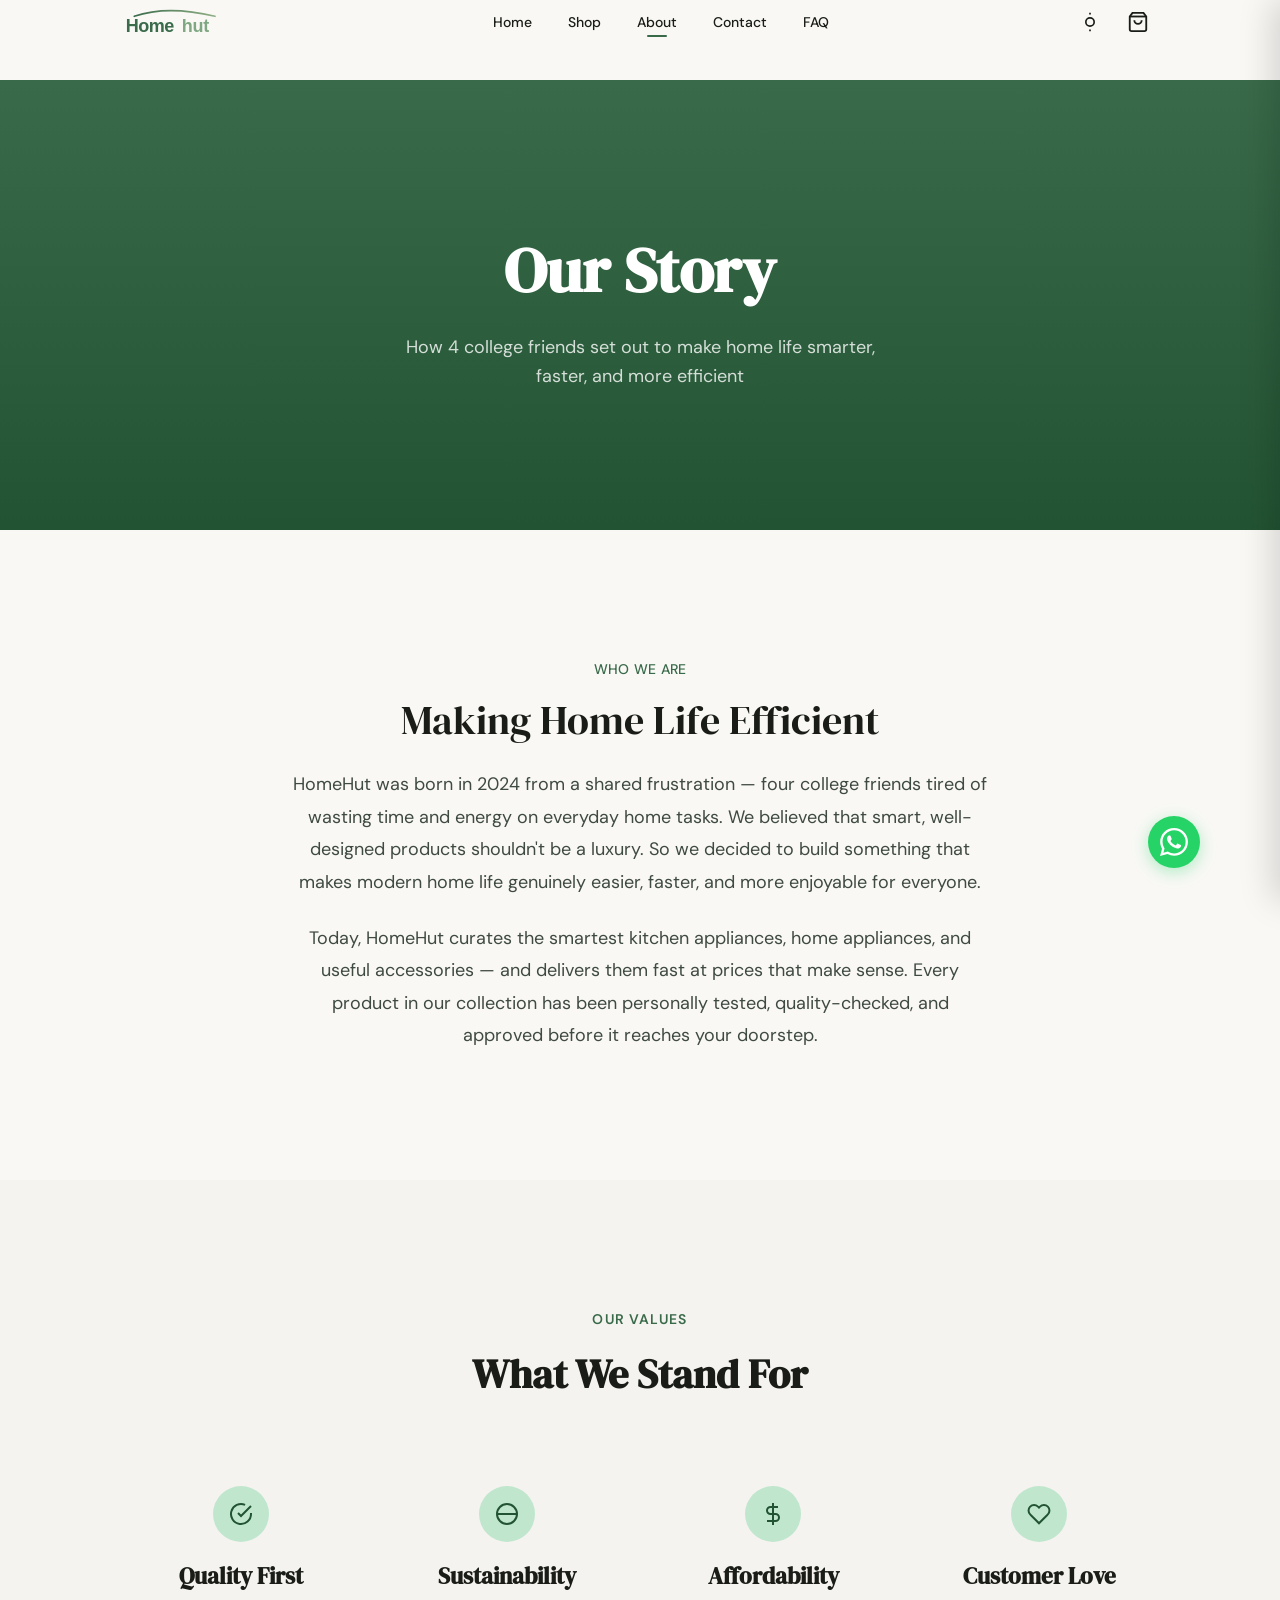
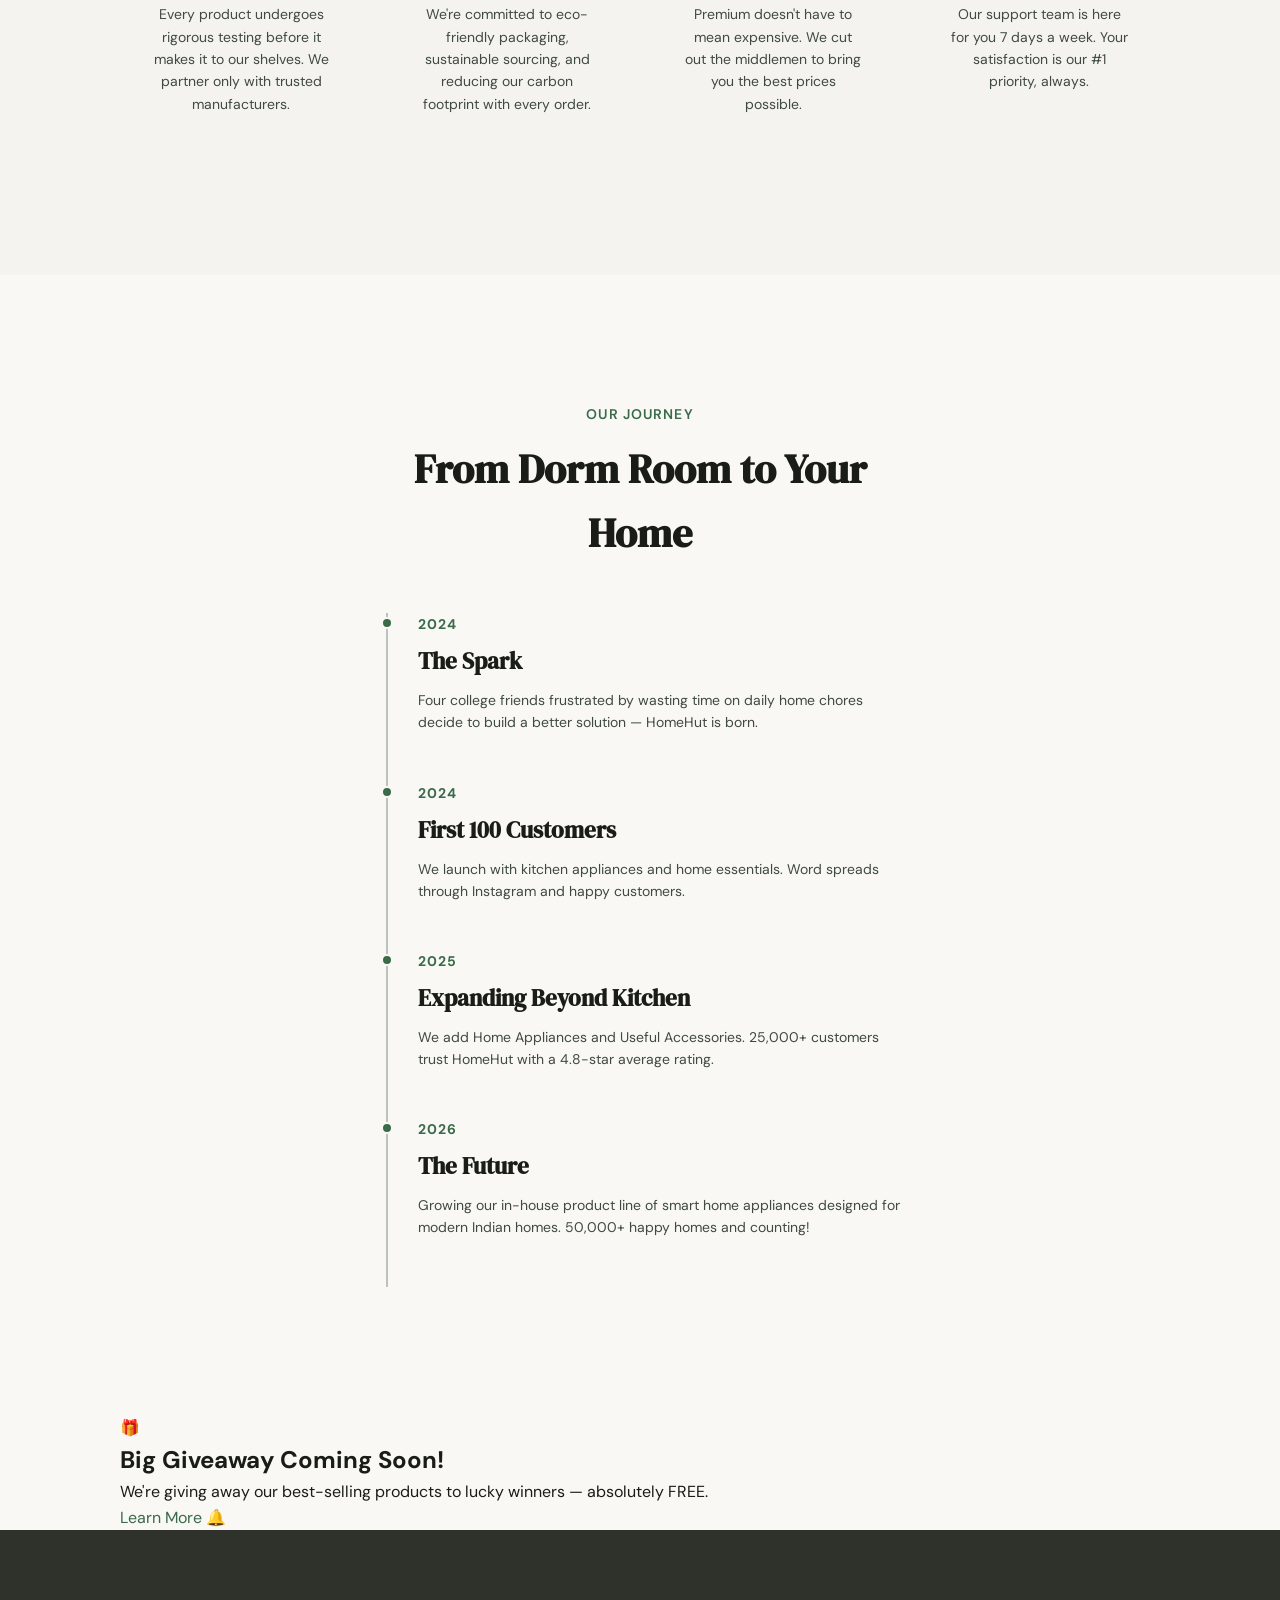
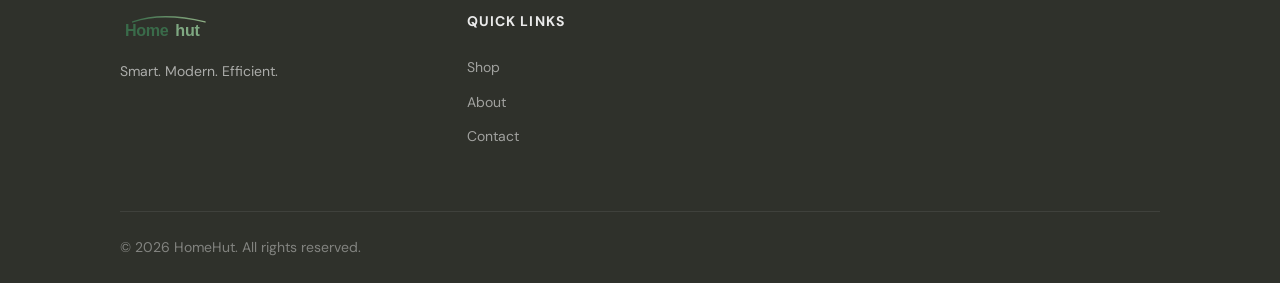
<file: pages/about.html>
<!DOCTYPE html>
<html lang="en">
<script>!function(){var t=localStorage.getItem('homehut_theme')||'light';document.documentElement.setAttribute('data-theme',t)}();</script>
<head>
  <meta charset="UTF-8">
  <meta name="viewport" content="width=device-width, initial-scale=1.0">
  <title>About HomeHut — Smart. Modern. Efficient.</title>
  <meta name="description" content="HomeHut was started by 4 college friends who wanted to make home life smarter and more efficient. Discover our mission to bring smart appliances and useful accessories to every Indian home.">
  <link rel="canonical" href="https://homehut.in/about">
  <link rel="icon" type="image/svg+xml" href="../images/favicon.svg">
  <link rel="preconnect" href="https://fonts.googleapis.com">
  <link rel="preconnect" href="https://fonts.gstatic.com" crossorigin>
  <link rel="stylesheet" href="../css/design-system.css">
  <link rel="stylesheet" href="../css/components.css">
  <link rel="stylesheet" href="../css/pages.css">
</head>
<body>
  <a href="#main-content" class="skip-link">Skip to main content</a>
  <header class="navbar" id="navbar"><div class="container"><div class="navbar__inner"><a href="../index.html" class="navbar__logo" aria-label="HomeHut Home"><img src="../images/logo.svg" alt="HomeHut" class="navbar__logo-img" width="150" height="42"></a><nav class="navbar__nav"><a href="../index.html" class="navbar__link">Home</a><a href="shop.html" class="navbar__link">Shop</a><a href="about.html" class="navbar__link active">About</a><a href="contact.html" class="navbar__link">Contact</a><a href="faq.html" class="navbar__link">FAQ</a></nav><div class="navbar__actions"><button class="theme-toggle" id="theme-toggle" aria-label="Toggle dark mode"><svg class="icon-sun" viewBox="0 0 24 24" fill="none" stroke="currentColor" stroke-width="2"><circle cx="12" cy="12" r="5"/><line x1="12" y1="1" x2="12" y2="3"/><line x1="12" y1="21" x2="12" y2="23"/></svg><svg class="icon-moon" viewBox="0 0 24 24" fill="none" stroke="currentColor" stroke-width="2"><path d="M21 12.79A9 9 0 1 1 11.21 3 7 7 0 0 0 21 12.79z"/></svg></button><a href="cart.html" class="navbar__action-btn" aria-label="Cart"><svg viewBox="0 0 24 24" fill="none" stroke="currentColor" stroke-width="2"><path d="M6 2L3 6v14a2 2 0 002 2h14a2 2 0 002-2V6l-3-4z"/><line x1="3" y1="6" x2="21" y2="6"/><path d="M16 10a4 4 0 01-8 0"/></svg><span class="navbar__badge" id="cart-count">0</span></a><button class="navbar__menu-btn" id="mobile-menu-toggle" aria-label="Menu"><svg viewBox="0 0 24 24" fill="none" stroke="currentColor" stroke-width="2" width="24" height="24"><line x1="3" y1="6" x2="21" y2="6"/><line x1="3" y1="12" x2="21" y2="12"/><line x1="3" y1="18" x2="21" y2="18"/></svg></button></div></div></div></header>
  <div class="mobile-menu__overlay" id="mobile-overlay"></div>
  <nav class="mobile-menu" id="mobile-menu"><div class="mobile-menu__header"><img src="../images/logo.svg" alt="HomeHut" class="navbar__logo-img" width="120" height="34"><button class="mobile-menu__close" id="mobile-menu-close" aria-label="Close"><svg viewBox="0 0 24 24" fill="none" stroke="currentColor" stroke-width="2" width="24" height="24"><line x1="18" y1="6" x2="6" y2="18"/><line x1="6" y1="6" x2="18" y2="18"/></svg></button></div><div class="mobile-menu__nav"><a href="../index.html" class="mobile-menu__link">Home</a><a href="shop.html" class="mobile-menu__link">Shop</a><a href="about.html" class="mobile-menu__link">About</a><a href="contact.html" class="mobile-menu__link">Contact</a><a href="faq.html" class="mobile-menu__link">FAQ</a></div></nav>

  <main id="main-content">
    <section class="about-hero">
      <div class="about-hero__bg"></div>
      <div class="container" style="position:relative; z-index:1; padding: var(--space-12) 0;">
        <h1 class="about-hero__title reveal">Our Story</h1>
        <p class="about-hero__subtitle reveal stagger-1" style="margin: var(--space-3) auto 0;">How 4 college friends set out to make home life smarter, faster, and more efficient</p>
      </div>
    </section>

    <section class="section">
      <div class="container">
        <div style="display: grid; grid-template-columns: 1fr; gap: var(--space-8); align-items: center;">
          <div class="reveal" style="max-width: 700px; margin: 0 auto; text-align: center;">
            <p class="label-lg" style="color: var(--primary); margin-bottom: var(--space-4);">Who We Are</p>
            <h2 class="headline-lg" style="margin-bottom: var(--space-5);">Making Home Life Efficient</h2>
            <p class="body-lg" style="color: var(--on-surface-variant); line-height: 1.8; margin-bottom: var(--space-5);">
              HomeHut was born in 2024 from a shared frustration — four college friends tired of wasting time and energy on everyday home tasks. We believed that smart, well-designed products shouldn't be a luxury. So we decided to build something that makes modern home life genuinely easier, faster, and more enjoyable for everyone.
            </p>
            <p class="body-lg" style="color: var(--on-surface-variant); line-height: 1.8;">
              Today, HomeHut curates the smartest kitchen appliances, home appliances, and useful accessories — and delivers them fast at prices that make sense. Every product in our collection has been personally tested, quality-checked, and approved before it reaches your doorstep.
            </p>
          </div>
        </div>
      </div>
    </section>

    <section class="section" style="background: var(--surface-container-low);">
      <div class="container">
        <div class="section-header reveal">
          <p class="section-header__label">Our Values</p>
          <h2 class="section-header__title">What We Stand For</h2>
        </div>
        <div class="about-values">
          <div class="about-value-card reveal stagger-1">
            <div class="about-value-card__icon"><svg viewBox="0 0 24 24" fill="none" stroke="currentColor" stroke-width="2"><path d="M22 11.08V12a10 10 0 11-5.93-9.14"/><polyline points="22 4 12 14.01 9 11.01"/></svg></div>
            <h3 class="about-value-card__title">Quality First</h3>
            <p class="about-value-card__desc">Every product undergoes rigorous testing before it makes it to our shelves. We partner only with trusted manufacturers.</p>
          </div>
          <div class="about-value-card reveal stagger-2">
            <div class="about-value-card__icon"><svg viewBox="0 0 24 24" fill="none" stroke="currentColor" stroke-width="2"><circle cx="12" cy="12" r="10"/><path d="M2 12h20"/></svg></div>
            <h3 class="about-value-card__title">Sustainability</h3>
            <p class="about-value-card__desc">We're committed to eco-friendly packaging, sustainable sourcing, and reducing our carbon footprint with every order.</p>
          </div>
          <div class="about-value-card reveal stagger-3">
            <div class="about-value-card__icon"><svg viewBox="0 0 24 24" fill="none" stroke="currentColor" stroke-width="2"><line x1="12" y1="1" x2="12" y2="23"/><path d="M17 5H9.5a3.5 3.5 0 000 7h5a3.5 3.5 0 010 7H6"/></svg></div>
            <h3 class="about-value-card__title">Affordability</h3>
            <p class="about-value-card__desc">Premium doesn't have to mean expensive. We cut out the middlemen to bring you the best prices possible.</p>
          </div>
          <div class="about-value-card reveal stagger-4">
            <div class="about-value-card__icon"><svg viewBox="0 0 24 24" fill="none" stroke="currentColor" stroke-width="2"><path d="M20.84 4.61a5.5 5.5 0 0 0-7.78 0L12 5.67l-1.06-1.06a5.5 5.5 0 0 0-7.78 7.78l1.06 1.06L12 21.23l7.78-7.78 1.06-1.06a5.5 5.5 0 0 0 0-7.78z"/></svg></div>
            <h3 class="about-value-card__title">Customer Love</h3>
            <p class="about-value-card__desc">Our support team is here for you 7 days a week. Your satisfaction is our #1 priority, always.</p>
          </div>
        </div>
      </div>
    </section>

    <section class="section">
      <div class="container" style="max-width: 700px;">
        <div class="section-header reveal">
          <p class="section-header__label">Our Journey</p>
          <h2 class="section-header__title">From Dorm Room to Your Home</h2>
        </div>
        <div class="timeline">
          <div class="timeline__item reveal"><p class="timeline__year">2024</p><h3 class="timeline__title">The Spark</h3><p class="timeline__desc">Four college friends frustrated by wasting time on daily home chores decide to build a better solution — HomeHut is born.</p></div>
          <div class="timeline__item reveal"><p class="timeline__year">2024</p><h3 class="timeline__title">First 100 Customers</h3><p class="timeline__desc">We launch with kitchen appliances and home essentials. Word spreads through Instagram and happy customers.</p></div>
          <div class="timeline__item reveal"><p class="timeline__year">2025</p><h3 class="timeline__title">Expanding Beyond Kitchen</h3><p class="timeline__desc">We add Home Appliances and Useful Accessories. 25,000+ customers trust HomeHut with a 4.8-star average rating.</p></div>
          <div class="timeline__item reveal"><p class="timeline__year">2026</p><h3 class="timeline__title">The Future</h3><p class="timeline__desc">Growing our in-house product line of smart home appliances designed for modern Indian homes. 50,000+ happy homes and counting!</p></div>
        </div>
      </div>
    </section>

    <section class="giveaway-section reveal">
      <div class="container">
        <div class="giveaway__inner">
          <div class="giveaway__gift">🎁</div>
          <h2 class="giveaway__title">Big Giveaway Coming Soon!</h2>
          <p class="giveaway__subtitle">We're giving away our best-selling products to lucky winners — absolutely FREE.</p>
          <a href="../index.html" class="giveaway__btn">Learn More 🔔</a>
        </div>
      </div>
    </section>
  </main>

  <footer class="footer"><div class="container"><div class="footer__grid"><div class="footer__brand"><div class="footer__logo"><img src="../images/logo.svg" alt="HomeHut" class="footer__logo-img" width="130" height="36"></div><p class="footer__tagline">Smart. Modern. Efficient.</p></div><div><h3 class="footer__heading">Quick Links</h3><div class="footer__links"><a href="shop.html" class="footer__link">Shop</a><a href="about.html" class="footer__link">About</a><a href="contact.html" class="footer__link">Contact</a></div></div></div><div class="footer__bottom"><div class="footer__bottom-inner"><p class="footer__copyright">&copy; 2026 HomeHut. All rights reserved.</p></div></div></div></footer>
  <button class="scroll-top" id="scroll-top" aria-label="Scroll to top"><svg viewBox="0 0 24 24" fill="none" stroke="currentColor" stroke-width="2"><polyline points="18 15 12 9 6 15"/></svg></button>
  <div class="toast-container" id="toast-container"></div>
  <script src="../js/data.js"></script>
  <script src="../js/app.js"></script>
</body>
</html>
</file>
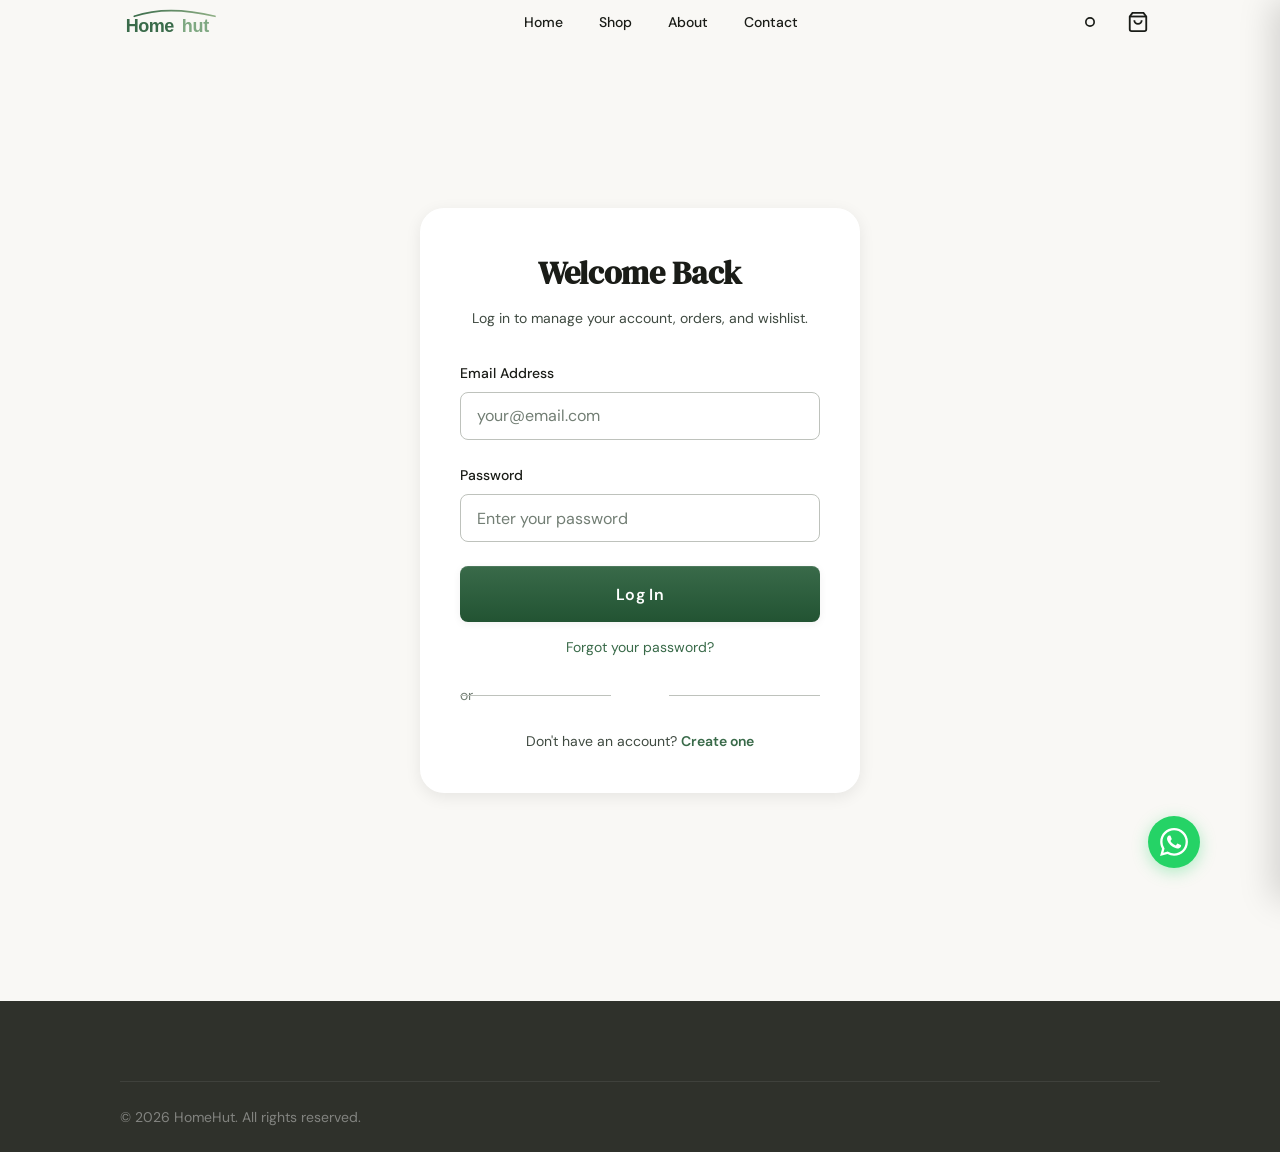
<file: pages/account.html>
<!DOCTYPE html><html lang="en"><script>!function(){var t=localStorage.getItem('homehut_theme')||'light';document.documentElement.setAttribute('data-theme',t)}();</script><head><meta charset="UTF-8"><meta name="viewport" content="width=device-width, initial-scale=1.0"><title>My Account — HomeHut</title><meta name="description" content="Manage your HomeHut account, view orders, and update your profile."><link rel="icon" type="image/svg+xml" href="../images/favicon.svg"><link rel="preconnect" href="https://fonts.googleapis.com"><link rel="preconnect" href="https://fonts.gstatic.com" crossorigin><link rel="stylesheet" href="../css/design-system.css"><link rel="stylesheet" href="../css/components.css"><link rel="stylesheet" href="../css/pages.css"></head><body><a href="#main-content" class="skip-link">Skip to main content</a><header class="navbar" id="navbar"><div class="container"><div class="navbar__inner"><a href="../index.html" class="navbar__logo" aria-label="HomeHut Home"><img src="../images/logo.svg" alt="HomeHut" class="navbar__logo-img" width="150" height="42"></a><nav class="navbar__nav"><a href="../index.html" class="navbar__link">Home</a><a href="shop.html" class="navbar__link">Shop</a><a href="about.html" class="navbar__link">About</a><a href="contact.html" class="navbar__link">Contact</a></nav><div class="navbar__actions"><button class="theme-toggle" id="theme-toggle" aria-label="Toggle dark mode"><svg class="icon-sun" viewBox="0 0 24 24" fill="none" stroke="currentColor" stroke-width="2"><circle cx="12" cy="12" r="5"/></svg><svg class="icon-moon" viewBox="0 0 24 24" fill="none" stroke="currentColor" stroke-width="2"><path d="M21 12.79A9 9 0 1 1 11.21 3 7 7 0 0 0 21 12.79z"/></svg></button><a href="cart.html" class="navbar__action-btn" aria-label="Cart"><svg viewBox="0 0 24 24" fill="none" stroke="currentColor" stroke-width="2"><path d="M6 2L3 6v14a2 2 0 002 2h14a2 2 0 002-2V6l-3-4z"/><line x1="3" y1="6" x2="21" y2="6"/><path d="M16 10a4 4 0 01-8 0"/></svg><span class="navbar__badge" id="cart-count">0</span></a><button class="navbar__menu-btn" id="mobile-menu-toggle" aria-label="Menu"><svg viewBox="0 0 24 24" fill="none" stroke="currentColor" stroke-width="2" width="24" height="24"><line x1="3" y1="6" x2="21" y2="6"/><line x1="3" y1="12" x2="21" y2="12"/><line x1="3" y1="18" x2="21" y2="18"/></svg></button></div></div></div></header><div class="mobile-menu__overlay" id="mobile-overlay"></div><nav class="mobile-menu" id="mobile-menu"><div class="mobile-menu__header"><img src="../images/logo.svg" alt="HomeHut" class="navbar__logo-img" width="120" height="34"><button class="mobile-menu__close" id="mobile-menu-close" aria-label="Close"><svg viewBox="0 0 24 24" fill="none" stroke="currentColor" stroke-width="2" width="24" height="24"><line x1="18" y1="6" x2="6" y2="18"/><line x1="6" y1="6" x2="18" y2="18"/></svg></button></div><div class="mobile-menu__nav"><a href="../index.html" class="mobile-menu__link">Home</a><a href="shop.html" class="mobile-menu__link">Shop</a><a href="contact.html" class="mobile-menu__link">Contact</a></div></nav><main id="main-content"><div class="container" style="padding: var(--space-8) var(--space-5) var(--space-12); max-width: 600px; margin: 0 auto;"><div class="auth-page" id="auth-login"><h1 class="auth-page__title">Welcome Back</h1><p class="auth-page__subtitle">Log in to manage your account, orders, and wishlist.</p><form id="login-form"><div class="form-group"><label class="form-label" for="login-email">Email Address</label><input class="form-input" type="email" id="login-email" required placeholder="your@email.com"></div><div class="form-group"><label class="form-label" for="login-password">Password</label><input class="form-input" type="password" id="login-password" required placeholder="Enter your password"></div><button type="submit" class="btn btn-primary btn-lg btn-full">Log In</button><p style="text-align:center; margin-top: var(--space-3);"><a href="#" style="font-size: var(--text-body-sm);">Forgot your password?</a></p></form><div class="auth-page__divider">or</div><p class="auth-page__switch">Don't have an account? <a href="#" id="show-register">Create one</a></p></div><div class="auth-page" id="auth-register" style="display:none;"><h1 class="auth-page__title">Create Account</h1><p class="auth-page__subtitle">Join the HomeHut family for exclusive deals and easy ordering.</p><form id="register-form"><div class="form-group"><label class="form-label" for="reg-name">Full Name</label><input class="form-input" type="text" id="reg-name" required placeholder="Your full name"></div><div class="form-group"><label class="form-label" for="reg-email">Email Address</label><input class="form-input" type="email" id="reg-email" required placeholder="your@email.com"></div><div class="form-group"><label class="form-label" for="reg-password">Password</label><input class="form-input" type="password" id="reg-password" required placeholder="Min. 8 characters" minlength="8"></div><div class="form-group"><label class="form-label" for="reg-phone">Phone Number</label><input class="form-input" type="tel" id="reg-phone" placeholder="+91 98765 43210"></div><button type="submit" class="btn btn-primary btn-lg btn-full">Create Account</button></form><p class="auth-page__switch">Already have an account? <a href="#" id="show-login">Log in</a></p></div></div></main><footer class="footer"><div class="container"><div class="footer__bottom"><div class="footer__bottom-inner"><p class="footer__copyright">&copy; 2026 HomeHut. All rights reserved.</p></div></div></div></footer><div class="toast-container" id="toast-container"></div><script src="../js/data.js"></script><script src="../js/app.js"></script><script>document.getElementById('show-register')?.addEventListener('click',(e)=>{e.preventDefault();document.getElementById('auth-login').style.display='none';document.getElementById('auth-register').style.display='block';});document.getElementById('show-login')?.addEventListener('click',(e)=>{e.preventDefault();document.getElementById('auth-register').style.display='none';document.getElementById('auth-login').style.display='block';});document.getElementById('login-form')?.addEventListener('submit',(e)=>{e.preventDefault();showToast('Login feature coming soon!','info');});document.getElementById('register-form')?.addEventListener('submit',(e)=>{e.preventDefault();showToast('Account created! Welcome to HomeHut!','success');});</script></body></html>
</file>
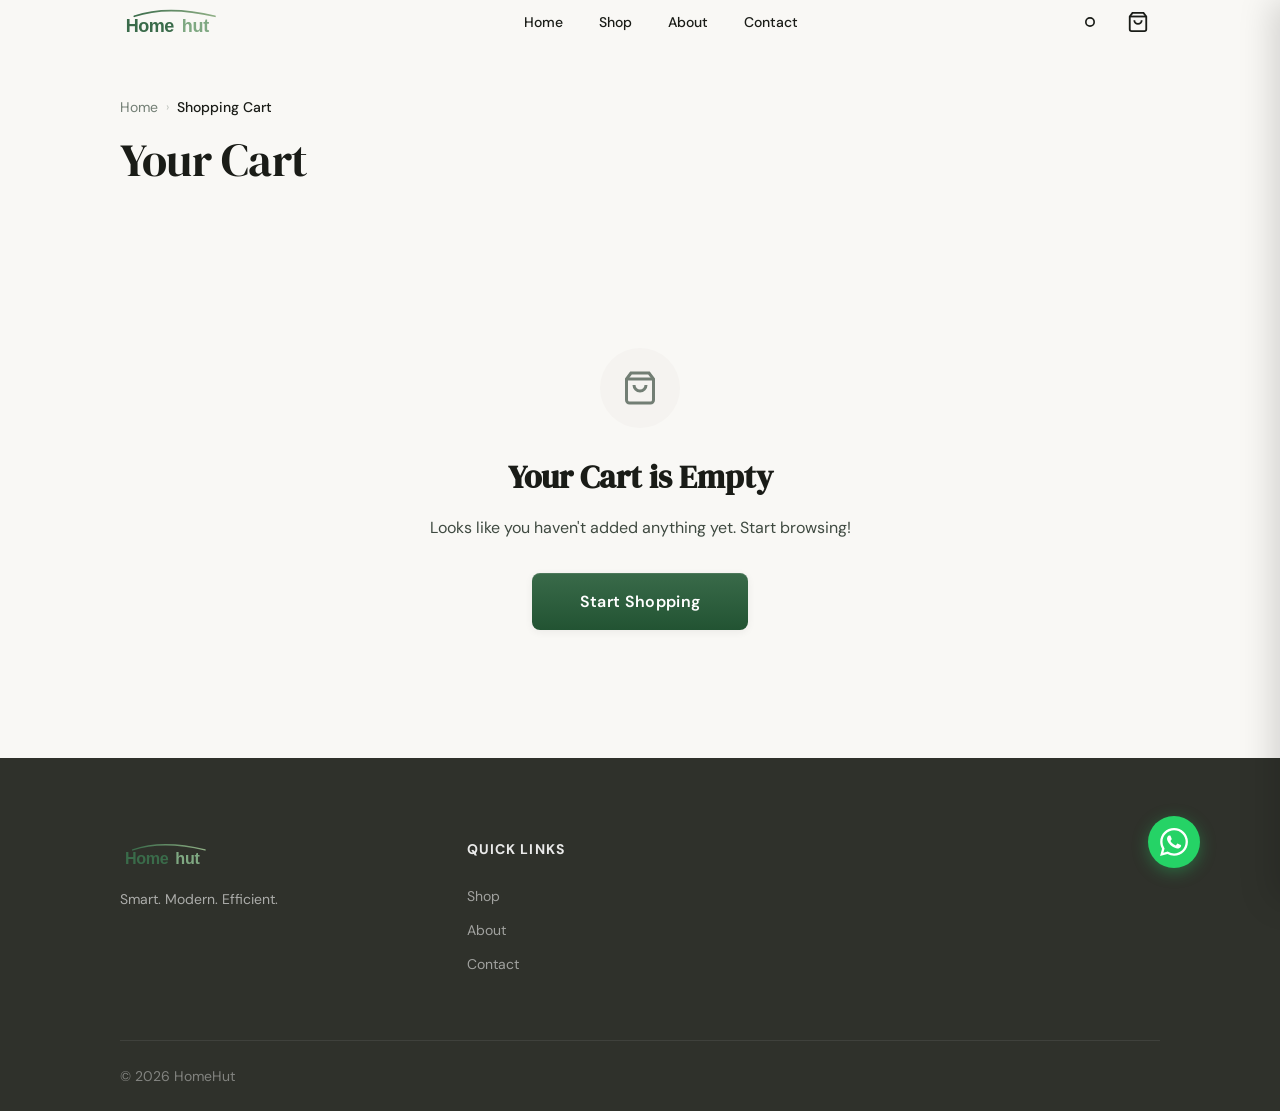
<file: pages/cart.html>
<!DOCTYPE html><html lang="en"><script>!function(){var t=localStorage.getItem('homehut_theme')||'light';document.documentElement.setAttribute('data-theme',t)}();</script><head><meta charset="UTF-8"><meta name="viewport" content="width=device-width, initial-scale=1.0"><title>Shopping Cart — HomeHut</title><meta name="description" content="Review your cart and proceed to checkout. Free shipping on orders above ₹999."><link rel="icon" type="image/svg+xml" href="../images/favicon.svg"><link rel="preconnect" href="https://fonts.googleapis.com"><link rel="preconnect" href="https://fonts.gstatic.com" crossorigin><link rel="stylesheet" href="../css/design-system.css"><link rel="stylesheet" href="../css/components.css"><link rel="stylesheet" href="../css/pages.css"></head><body><a href="#main-content" class="skip-link">Skip to main content</a><header class="navbar" id="navbar"><div class="container"><div class="navbar__inner"><a href="../index.html" class="navbar__logo" aria-label="HomeHut Home"><img src="../images/logo.svg" alt="HomeHut" class="navbar__logo-img" width="150" height="42"></a><nav class="navbar__nav"><a href="../index.html" class="navbar__link">Home</a><a href="shop.html" class="navbar__link">Shop</a><a href="about.html" class="navbar__link">About</a><a href="contact.html" class="navbar__link">Contact</a></nav><div class="navbar__actions"><button class="theme-toggle" id="theme-toggle" aria-label="Toggle dark mode"><svg class="icon-sun" viewBox="0 0 24 24" fill="none" stroke="currentColor" stroke-width="2"><circle cx="12" cy="12" r="5"/></svg><svg class="icon-moon" viewBox="0 0 24 24" fill="none" stroke="currentColor" stroke-width="2"><path d="M21 12.79A9 9 0 1 1 11.21 3 7 7 0 0 0 21 12.79z"/></svg></button><a href="cart.html" class="navbar__action-btn" aria-label="Cart"><svg viewBox="0 0 24 24" fill="none" stroke="currentColor" stroke-width="2"><path d="M6 2L3 6v14a2 2 0 002 2h14a2 2 0 002-2V6l-3-4z"/><line x1="3" y1="6" x2="21" y2="6"/><path d="M16 10a4 4 0 01-8 0"/></svg><span class="navbar__badge" id="cart-count">0</span></a><button class="navbar__menu-btn" id="mobile-menu-toggle" aria-label="Menu"><svg viewBox="0 0 24 24" fill="none" stroke="currentColor" stroke-width="2" width="24" height="24"><line x1="3" y1="6" x2="21" y2="6"/><line x1="3" y1="12" x2="21" y2="12"/><line x1="3" y1="18" x2="21" y2="18"/></svg></button></div></div></div></header><div class="mobile-menu__overlay" id="mobile-overlay"></div><nav class="mobile-menu" id="mobile-menu"><div class="mobile-menu__header"><img src="../images/logo.svg" alt="HomeHut" class="navbar__logo-img" width="120" height="34"><button class="mobile-menu__close" id="mobile-menu-close" aria-label="Close"><svg viewBox="0 0 24 24" fill="none" stroke="currentColor" stroke-width="2" width="24" height="24"><line x1="18" y1="6" x2="6" y2="18"/><line x1="6" y1="6" x2="18" y2="18"/></svg></button></div><div class="mobile-menu__nav"><a href="../index.html" class="mobile-menu__link">Home</a><a href="shop.html" class="mobile-menu__link">Shop</a><a href="about.html" class="mobile-menu__link">About</a><a href="contact.html" class="mobile-menu__link">Contact</a></div></nav><main id="main-content"><div class="container"><nav class="breadcrumbs" aria-label="Breadcrumb"><a href="../index.html" class="breadcrumbs__item">Home</a><span class="breadcrumbs__separator">&rsaquo;</span><span class="breadcrumbs__current">Shopping Cart</span></nav><h1 class="display-sm" style="margin-bottom: var(--space-6);">Your Cart</h1><div id="cart-content"></div></div><section class="section" id="upsell-section" style="background: var(--surface-container-low); display: none;"><div class="container"><div class="section-header"><p class="section-header__label">Don't Forget These</p><h2 class="section-header__title">Frequently Bought Together</h2></div><div class="products-grid" id="upsell-grid"></div></div></section></main><footer class="footer"><div class="container"><div class="footer__grid"><div class="footer__brand"><div class="footer__logo"><img src="../images/logo.svg" alt="HomeHut" class="footer__logo-img" width="130" height="36"></div><p class="footer__tagline">Smart. Modern. Efficient.</p></div><div><h3 class="footer__heading">Quick Links</h3><div class="footer__links"><a href="shop.html" class="footer__link">Shop</a><a href="about.html" class="footer__link">About</a><a href="contact.html" class="footer__link">Contact</a></div></div></div><div class="footer__bottom"><div class="footer__bottom-inner"><p class="footer__copyright">&copy; 2026 HomeHut</p></div></div></div></footer><div class="toast-container" id="toast-container"></div><script src="../js/data.js"></script><script src="../js/app.js"></script><script>(function(){'use strict';function renderCart(){const container=document.getElementById('cart-content');const items=HomeHutCart.getItems();if(items.length===0){container.innerHTML='<div class="cart-empty"><div class="cart-empty__icon"><svg viewBox="0 0 24 24" fill="none" stroke="currentColor" stroke-width="2"><path d="M6 2L3 6v14a2 2 0 002 2h14a2 2 0 002-2V6l-3-4z"/><line x1="3" y1="6" x2="21" y2="6"/><path d="M16 10a4 4 0 01-8 0"/></svg></div><h2 class="cart-empty__title">Your Cart is Empty</h2><p class="cart-empty__text">Looks like you haven\'t added anything yet. Start browsing!</p><a href="shop.html" class="btn btn-primary btn-lg">Start Shopping</a></div>';return;}const subtotal=HomeHutCart.getTotal();const shipping=subtotal>=HOMEHUT.store.freeShippingThreshold?0:99;const total=subtotal+shipping;const shippingProgress=Math.min((subtotal/HOMEHUT.store.freeShippingThreshold)*100,100);const remaining=HOMEHUT.store.freeShippingThreshold-subtotal;container.innerHTML='<div class="shipping-progress"><p class="shipping-progress__text">'+(remaining>0?'Add ₹'+remaining.toLocaleString('en-IN')+' more for <strong>FREE shipping!</strong>':'🎉 You\'ve unlocked FREE shipping!')+'</p><div class="shipping-progress__bar"><div class="shipping-progress__fill" style="width:'+shippingProgress+'%;"></div></div></div><div class="cart-layout"><div class="cart-items">'+items.map((item,i)=>'<div class="cart-item"><img class="cart-item__image" src="'+item.image+'" alt="'+item.title+'" width="120" height="120" loading="lazy"><div class="cart-item__info"><h3 class="cart-item__title">'+item.title+'</h3><p class="cart-item__price">₹'+item.price.toLocaleString('en-IN')+'</p><div class="cart-item__actions"><div class="qty-stepper"><button class="qty-stepper__btn" onclick="updateCartQty('+i+','+(item.quantity-1)+')" aria-label="Decrease">&minus;</button><span class="qty-stepper__value">'+item.quantity+'</span><button class="qty-stepper__btn" onclick="updateCartQty('+i+','+(item.quantity+1)+')" aria-label="Increase">+</button></div><button class="cart-item__remove" onclick="removeCartItem('+i+')">Remove</button></div></div></div>').join('')+'</div><div class="order-summary"><h2 class="order-summary__title">Order Summary</h2><div class="order-summary__row"><span>Subtotal ('+HomeHutCart.getCount()+' items)</span><span>₹'+subtotal.toLocaleString('en-IN')+'</span></div><div class="order-summary__row"><span>Shipping</span><span>'+(shipping===0?'<span style="color:var(--success);font-weight:600">FREE</span>':'₹'+shipping)+'</span></div><div class="order-summary__row order-summary__row--total"><span>Total</span><span>₹'+total.toLocaleString('en-IN')+'</span></div><button class="btn btn-primary btn-lg btn-full" style="margin-top:var(--space-5)" onclick="showToast(\'Redirecting to secure checkout...\',\'success\')">Proceed to Checkout</button><a href="shop.html" class="btn btn-tertiary btn-full" style="margin-top:var(--space-2)">&larr; Continue Shopping</a></div></div>';const upsellSection=document.getElementById('upsell-section');const upsellGrid=document.getElementById('upsell-grid');const cartProductIds=items.map(i=>i.productId);const upsells=HOMEHUT.products.filter(p=>!cartProductIds.includes(p.id)).slice(0,4);if(upsells.length>0&&upsellSection&&upsellGrid){upsellGrid.innerHTML=upsells.map(p=>renderProductCard(p)).join('');upsellSection.style.display='block';}}window.updateCartQty=function(index,qty){HomeHutCart.updateQuantity(index,qty);renderCart();};window.removeCartItem=function(index){HomeHutCart.remove(index);renderCart();};if(document.readyState==='loading'){document.addEventListener('DOMContentLoaded',renderCart);}else{renderCart();}})();</script></body></html>
</file>
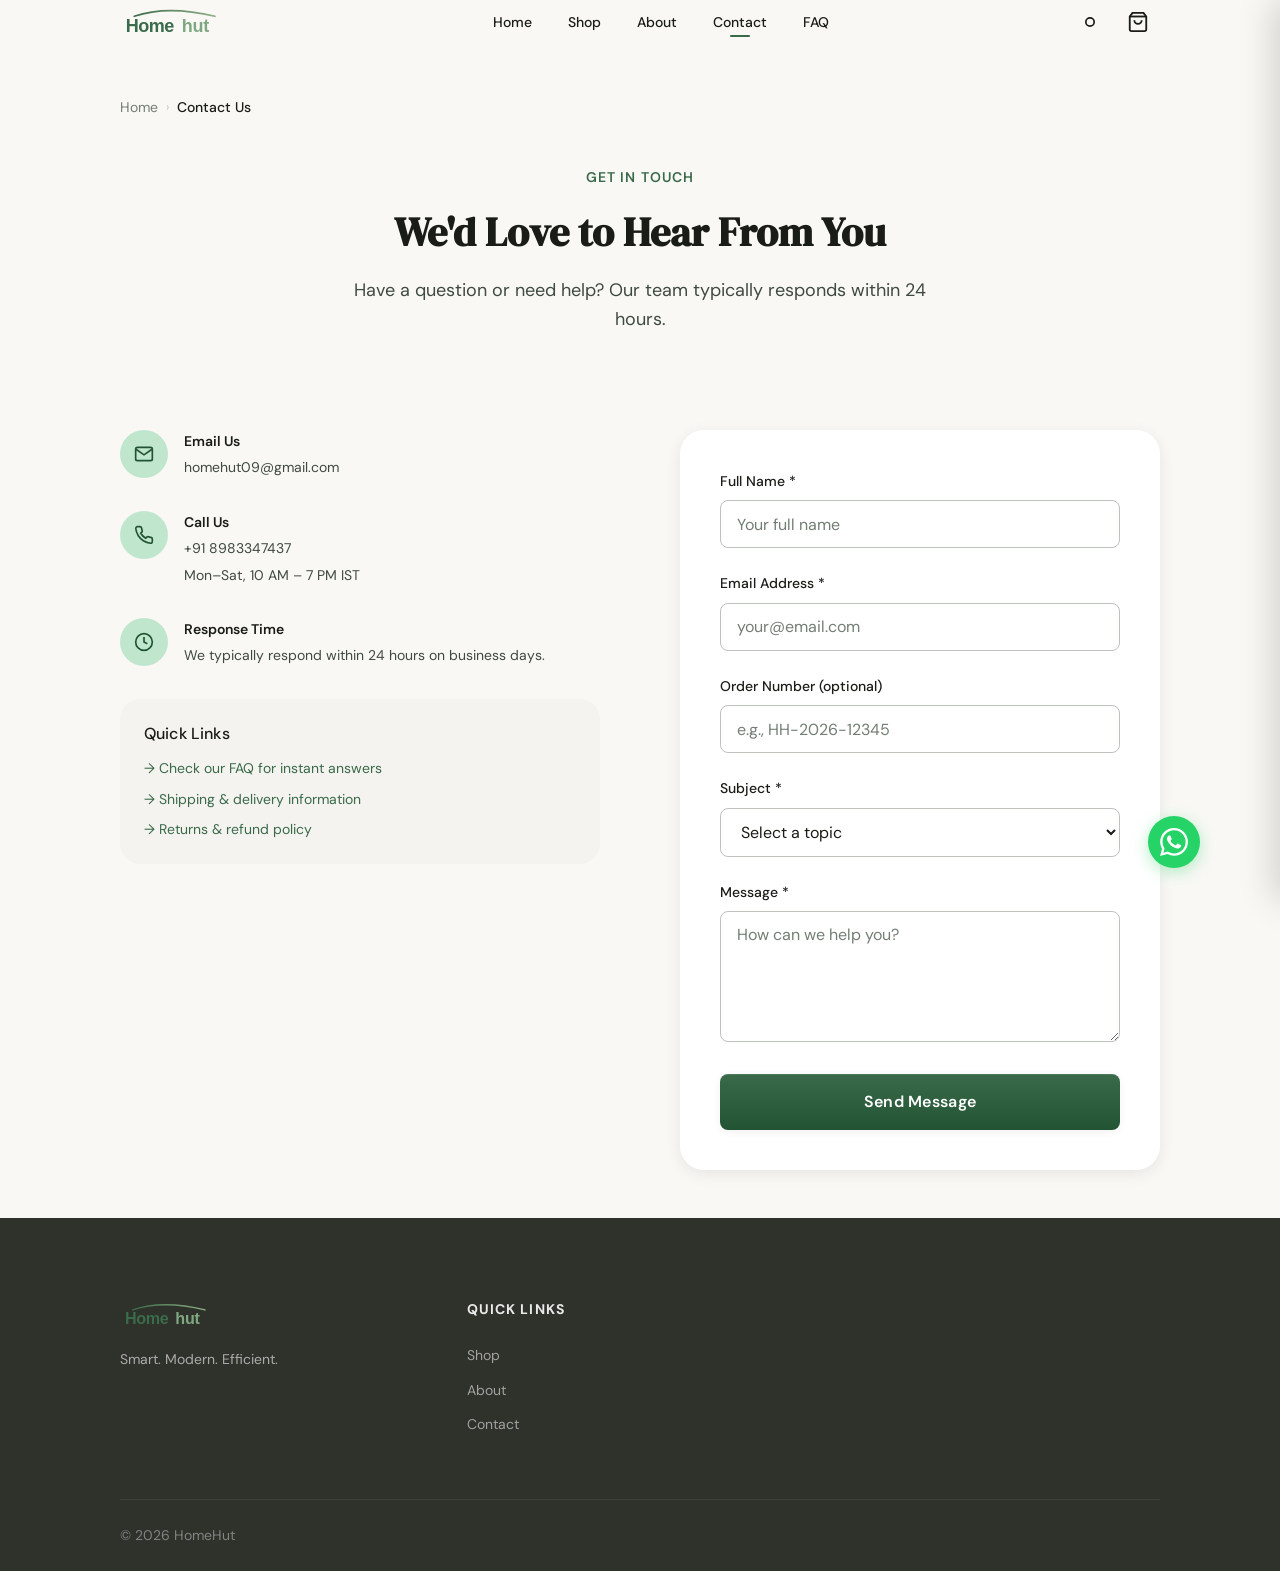
<file: pages/contact.html>
<!DOCTYPE html>
<html lang="en">
<script>!function(){var t=localStorage.getItem('homehut_theme')||'light';document.documentElement.setAttribute('data-theme',t)}();</script>
<head>
  <meta charset="UTF-8">
  <meta name="viewport" content="width=device-width, initial-scale=1.0">
  <title>Contact HomeHut — We're Here to Help</title>
  <meta name="description" content="Have questions? Reach out to the HomeHut team. We respond within 24 hours. Contact us via email or our contact form.">
  <link rel="canonical" href="https://homehut.in/contact">
  <link rel="icon" type="image/svg+xml" href="../images/favicon.svg">
  <link rel="preconnect" href="https://fonts.googleapis.com">
  <link rel="preconnect" href="https://fonts.gstatic.com" crossorigin>
  <link rel="stylesheet" href="../css/design-system.css">
  <link rel="stylesheet" href="../css/components.css">
  <link rel="stylesheet" href="../css/pages.css">
</head>
<body>
  <a href="#main-content" class="skip-link">Skip to main content</a>
  <header class="navbar" id="navbar"><div class="container"><div class="navbar__inner"><a href="../index.html" class="navbar__logo" aria-label="HomeHut Home"><img src="../images/logo.svg" alt="HomeHut" class="navbar__logo-img" width="150" height="42"></a><nav class="navbar__nav"><a href="../index.html" class="navbar__link">Home</a><a href="shop.html" class="navbar__link">Shop</a><a href="about.html" class="navbar__link">About</a><a href="contact.html" class="navbar__link active">Contact</a><a href="faq.html" class="navbar__link">FAQ</a></nav><div class="navbar__actions"><button class="theme-toggle" id="theme-toggle" aria-label="Toggle dark mode"><svg class="icon-sun" viewBox="0 0 24 24" fill="none" stroke="currentColor" stroke-width="2"><circle cx="12" cy="12" r="5"/></svg><svg class="icon-moon" viewBox="0 0 24 24" fill="none" stroke="currentColor" stroke-width="2"><path d="M21 12.79A9 9 0 1 1 11.21 3 7 7 0 0 0 21 12.79z"/></svg></button><a href="cart.html" class="navbar__action-btn" aria-label="Cart"><svg viewBox="0 0 24 24" fill="none" stroke="currentColor" stroke-width="2"><path d="M6 2L3 6v14a2 2 0 002 2h14a2 2 0 002-2V6l-3-4z"/><line x1="3" y1="6" x2="21" y2="6"/><path d="M16 10a4 4 0 01-8 0"/></svg><span class="navbar__badge" id="cart-count">0</span></a><button class="navbar__menu-btn" id="mobile-menu-toggle" aria-label="Menu"><svg viewBox="0 0 24 24" fill="none" stroke="currentColor" stroke-width="2" width="24" height="24"><line x1="3" y1="6" x2="21" y2="6"/><line x1="3" y1="12" x2="21" y2="12"/><line x1="3" y1="18" x2="21" y2="18"/></svg></button></div></div></div></header>
  <div class="mobile-menu__overlay" id="mobile-overlay"></div>
  <nav class="mobile-menu" id="mobile-menu"><div class="mobile-menu__header"><img src="../images/logo.svg" alt="HomeHut" class="navbar__logo-img" width="120" height="34"><button class="mobile-menu__close" id="mobile-menu-close" aria-label="Close"><svg viewBox="0 0 24 24" fill="none" stroke="currentColor" stroke-width="2" width="24" height="24"><line x1="18" y1="6" x2="6" y2="18"/><line x1="6" y1="6" x2="18" y2="18"/></svg></button></div><div class="mobile-menu__nav"><a href="../index.html" class="mobile-menu__link">Home</a><a href="shop.html" class="mobile-menu__link">Shop</a><a href="about.html" class="mobile-menu__link">About</a><a href="contact.html" class="mobile-menu__link">Contact</a><a href="faq.html" class="mobile-menu__link">FAQ</a></div></nav>

  <main id="main-content">
    <div class="container">
      <nav class="breadcrumbs" aria-label="Breadcrumb"><a href="../index.html" class="breadcrumbs__item">Home</a><span class="breadcrumbs__separator">&rsaquo;</span><span class="breadcrumbs__current">Contact Us</span></nav>
      <div class="section-header reveal" style="margin-top: var(--space-6);">
        <p class="section-header__label">Get in Touch</p>
        <h1 class="section-header__title">We'd Love to Hear From You</h1>
        <p class="section-header__subtitle">Have a question or need help? Our team typically responds within 24 hours.</p>
      </div>
      <div class="contact-layout">
        <div class="reveal">
          <div class="contact-info__item">
            <div class="contact-info__icon"><svg viewBox="0 0 24 24" fill="none" stroke="currentColor" stroke-width="2"><path d="M4 4h16c1.1 0 2 .9 2 2v12c0 1.1-.9 2-2 2H4c-1.1 0-2-.9-2-2V6c0-1.1.9-2 2-2z"/><path d="M22 6l-10 7L2 6"/></svg></div>
            <div><p class="contact-info__label">Email Us</p><p class="contact-info__value">homehut09@gmail.com</p></div>
          </div>
          <div class="contact-info__item">
            <div class="contact-info__icon"><svg viewBox="0 0 24 24" fill="none" stroke="currentColor" stroke-width="2"><path d="M22 16.92v3a2 2 0 01-2.18 2 19.79 19.79 0 01-8.63-3.07 19.5 19.5 0 01-6-6 19.79 19.79 0 01-3.07-8.67A2 2 0 014.11 2h3a2 2 0 012 1.72 12.84 12.84 0 00.7 2.81 2 2 0 01-.45 2.11L8.09 9.91a16 16 0 006 6l1.27-1.27a2 2 0 012.11-.45 12.84 12.84 0 002.81.7A2 2 0 0122 16.92z"/></svg></div>
            <div><p class="contact-info__label">Call Us</p><p class="contact-info__value">+91 8983347437</p><p class="contact-info__value" style="margin-top:4px;">Mon–Sat, 10 AM – 7 PM IST</p></div>
          </div>
          <div class="contact-info__item">
            <div class="contact-info__icon"><svg viewBox="0 0 24 24" fill="none" stroke="currentColor" stroke-width="2"><circle cx="12" cy="12" r="10"/><path d="M12 6v6l4 2"/></svg></div>
            <div><p class="contact-info__label">Response Time</p><p class="contact-info__value">We typically respond within 24 hours on business days.</p></div>
          </div>
          <div style="margin-top: var(--space-6);padding: var(--space-5);background: var(--surface-container-low);border-radius: var(--radius-xl);">
            <p class="title-md" style="margin-bottom: var(--space-3);">Quick Links</p>
            <div style="display: flex; flex-direction: column; gap: var(--space-2);">
              <a href="faq.html" style="font-size: var(--text-body-sm);">&rarr; Check our FAQ for instant answers</a>
              <a href="shipping.html" style="font-size: var(--text-body-sm);">&rarr; Shipping &amp; delivery information</a>
              <a href="returns.html" style="font-size: var(--text-body-sm);">&rarr; Returns &amp; refund policy</a>
            </div>
          </div>
        </div>
        <div class="reveal-right">
          <form id="contact-form" style="background: var(--surface-container-lowest); padding: var(--space-7); border-radius: var(--radius-2xl); box-shadow: var(--shadow-md);">
            <div class="form-group"><label class="form-label" for="contact-name">Full Name *</label><input class="form-input" type="text" id="contact-name" required placeholder="Your full name"></div>
            <div class="form-group"><label class="form-label" for="contact-email">Email Address *</label><input class="form-input" type="email" id="contact-email" required placeholder="your@email.com"></div>
            <div class="form-group"><label class="form-label" for="contact-order">Order Number (optional)</label><input class="form-input" type="text" id="contact-order" placeholder="e.g., HH-2026-12345"></div>
            <div class="form-group"><label class="form-label" for="contact-subject">Subject *</label><select class="form-input form-select" id="contact-subject" required><option value="">Select a topic</option><option value="order">Order Inquiry</option><option value="product">Product Question</option><option value="return">Return / Refund</option><option value="shipping">Shipping</option><option value="other">Other</option></select></div>
            <div class="form-group"><label class="form-label" for="contact-message">Message *</label><textarea class="form-input" id="contact-message" required placeholder="How can we help you?" rows="5"></textarea></div>
            <button type="submit" class="btn btn-primary btn-lg btn-full">Send Message</button>
          </form>
        </div>
      </div>
    </div>
  </main>

  <footer class="footer"><div class="container"><div class="footer__grid"><div class="footer__brand"><div class="footer__logo"><img src="../images/logo.svg" alt="HomeHut" class="footer__logo-img" width="130" height="36"></div><p class="footer__tagline">Smart. Modern. Efficient.</p></div><div><h3 class="footer__heading">Quick Links</h3><div class="footer__links"><a href="shop.html" class="footer__link">Shop</a><a href="about.html" class="footer__link">About</a><a href="contact.html" class="footer__link">Contact</a></div></div></div><div class="footer__bottom"><div class="footer__bottom-inner"><p class="footer__copyright">&copy; 2026 HomeHut</p></div></div></div></footer>
  <button class="scroll-top" id="scroll-top" aria-label="Scroll to top"><svg viewBox="0 0 24 24" fill="none" stroke="currentColor" stroke-width="2"><polyline points="18 15 12 9 6 15"/></svg></button>
  <div class="toast-container" id="toast-container"></div>
  <script src="../js/data.js"></script>
  <script src="../js/app.js"></script>
  <script>
    document.getElementById('contact-form')?.addEventListener('submit', (e) => {
      e.preventDefault();
      showToast('Thank you! We\'ll get back to you within 24 hours.', 'success');
      e.target.reset();
    });
  </script>
</body>
</html>
</file>
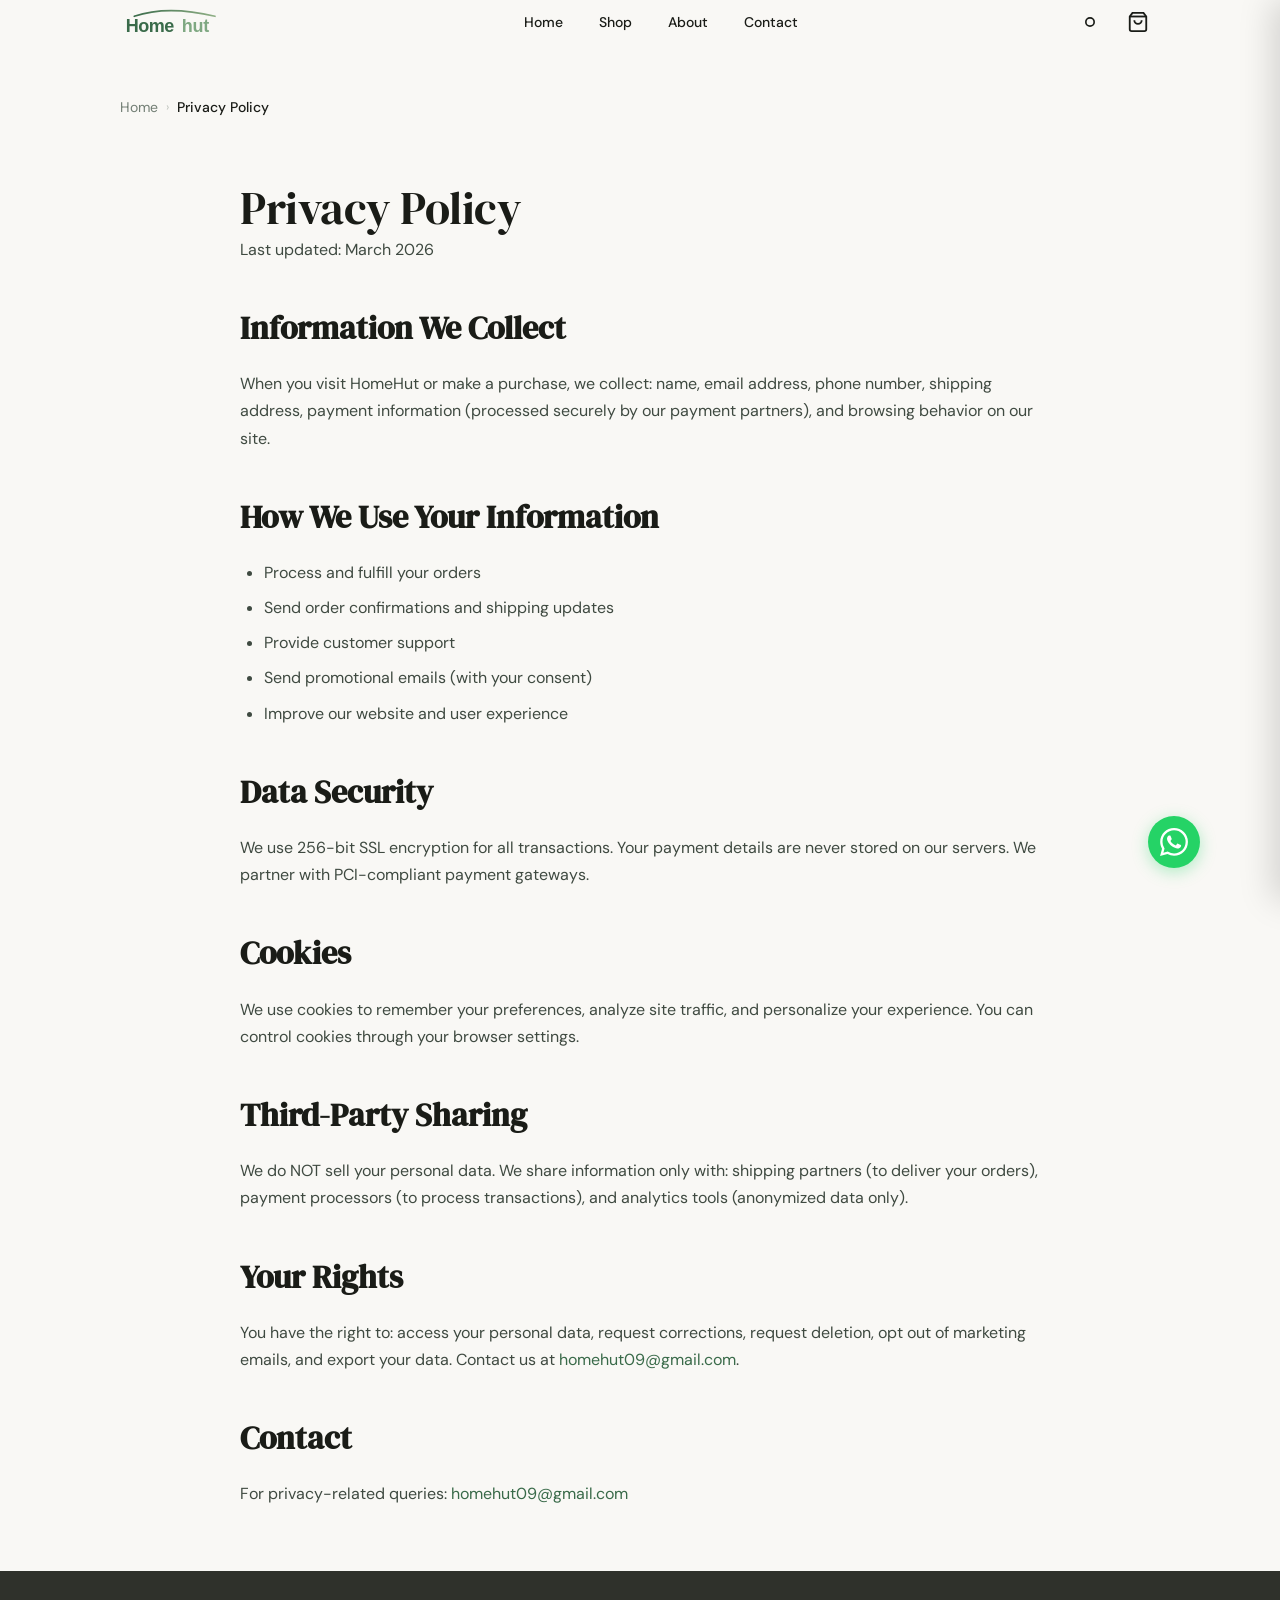
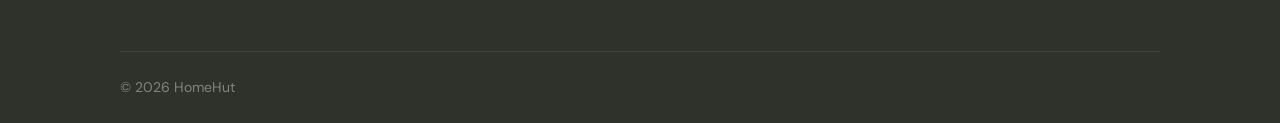
<file: pages/privacy.html>
<!DOCTYPE html><html lang="en"><script>!function(){var t=localStorage.getItem('homehut_theme')||'light';document.documentElement.setAttribute('data-theme',t)}();</script><head><meta charset="UTF-8"><meta name="viewport" content="width=device-width, initial-scale=1.0"><title>Privacy Policy — HomeHut</title><meta name="description" content="Read our privacy policy. We respect your privacy and protect your personal data."><link rel="icon" type="image/svg+xml" href="../images/favicon.svg"><link rel="preconnect" href="https://fonts.googleapis.com"><link rel="preconnect" href="https://fonts.gstatic.com" crossorigin><link rel="stylesheet" href="../css/design-system.css"><link rel="stylesheet" href="../css/components.css"><link rel="stylesheet" href="../css/pages.css"></head><body><a href="#main-content" class="skip-link">Skip to main content</a><header class="navbar" id="navbar"><div class="container"><div class="navbar__inner"><a href="../index.html" class="navbar__logo" aria-label="HomeHut Home"><img src="../images/logo.svg" alt="HomeHut" class="navbar__logo-img" width="150" height="42"></a><nav class="navbar__nav"><a href="../index.html" class="navbar__link">Home</a><a href="shop.html" class="navbar__link">Shop</a><a href="about.html" class="navbar__link">About</a><a href="contact.html" class="navbar__link">Contact</a></nav><div class="navbar__actions"><button class="theme-toggle" id="theme-toggle" aria-label="Toggle dark mode"><svg class="icon-sun" viewBox="0 0 24 24" fill="none" stroke="currentColor" stroke-width="2"><circle cx="12" cy="12" r="5"/></svg><svg class="icon-moon" viewBox="0 0 24 24" fill="none" stroke="currentColor" stroke-width="2"><path d="M21 12.79A9 9 0 1 1 11.21 3 7 7 0 0 0 21 12.79z"/></svg></button><a href="cart.html" class="navbar__action-btn" aria-label="Cart"><svg viewBox="0 0 24 24" fill="none" stroke="currentColor" stroke-width="2"><path d="M6 2L3 6v14a2 2 0 002 2h14a2 2 0 002-2V6l-3-4z"/><line x1="3" y1="6" x2="21" y2="6"/><path d="M16 10a4 4 0 01-8 0"/></svg><span class="navbar__badge" id="cart-count">0</span></a><button class="navbar__menu-btn" id="mobile-menu-toggle" aria-label="Menu"><svg viewBox="0 0 24 24" fill="none" stroke="currentColor" stroke-width="2" width="24" height="24"><line x1="3" y1="6" x2="21" y2="6"/><line x1="3" y1="12" x2="21" y2="12"/><line x1="3" y1="18" x2="21" y2="18"/></svg></button></div></div></div></header><div class="mobile-menu__overlay" id="mobile-overlay"></div><nav class="mobile-menu" id="mobile-menu"><div class="mobile-menu__header"><img src="../images/logo.svg" alt="HomeHut" class="navbar__logo-img" width="120" height="34"><button class="mobile-menu__close" id="mobile-menu-close" aria-label="Close"><svg viewBox="0 0 24 24" fill="none" stroke="currentColor" stroke-width="2" width="24" height="24"><line x1="18" y1="6" x2="6" y2="18"/><line x1="6" y1="6" x2="18" y2="18"/></svg></button></div><div class="mobile-menu__nav"><a href="../index.html" class="mobile-menu__link">Home</a><a href="shop.html" class="mobile-menu__link">Shop</a><a href="contact.html" class="mobile-menu__link">Contact</a></div></nav><main id="main-content"><div class="container"><nav class="breadcrumbs" aria-label="Breadcrumb"><a href="../index.html" class="breadcrumbs__item">Home</a><span class="breadcrumbs__separator">&rsaquo;</span><span class="breadcrumbs__current">Privacy Policy</span></nav><div class="policy-content"><h1 class="display-sm">Privacy Policy</h1><p>Last updated: March 2026</p><h2>Information We Collect</h2><p>When you visit HomeHut or make a purchase, we collect: name, email address, phone number, shipping address, payment information (processed securely by our payment partners), and browsing behavior on our site.</p><h2>How We Use Your Information</h2><ul><li>Process and fulfill your orders</li><li>Send order confirmations and shipping updates</li><li>Provide customer support</li><li>Send promotional emails (with your consent)</li><li>Improve our website and user experience</li></ul><h2>Data Security</h2><p>We use 256-bit SSL encryption for all transactions. Your payment details are never stored on our servers. We partner with PCI-compliant payment gateways.</p><h2>Cookies</h2><p>We use cookies to remember your preferences, analyze site traffic, and personalize your experience. You can control cookies through your browser settings.</p><h2>Third-Party Sharing</h2><p>We do NOT sell your personal data. We share information only with: shipping partners (to deliver your orders), payment processors (to process transactions), and analytics tools (anonymized data only).</p><h2>Your Rights</h2><p>You have the right to: access your personal data, request corrections, request deletion, opt out of marketing emails, and export your data. Contact us at <a href="mailto:homehut09@gmail.com">homehut09@gmail.com</a>.</p><h2>Contact</h2><p>For privacy-related queries: <a href="mailto:homehut09@gmail.com">homehut09@gmail.com</a></p></div></div></main><footer class="footer"><div class="container"><div class="footer__bottom"><div class="footer__bottom-inner"><p class="footer__copyright">&copy; 2026 HomeHut</p></div></div></div></footer><div class="toast-container" id="toast-container"></div><script src="../js/data.js"></script><script src="../js/app.js"></script></body></html>
</file>
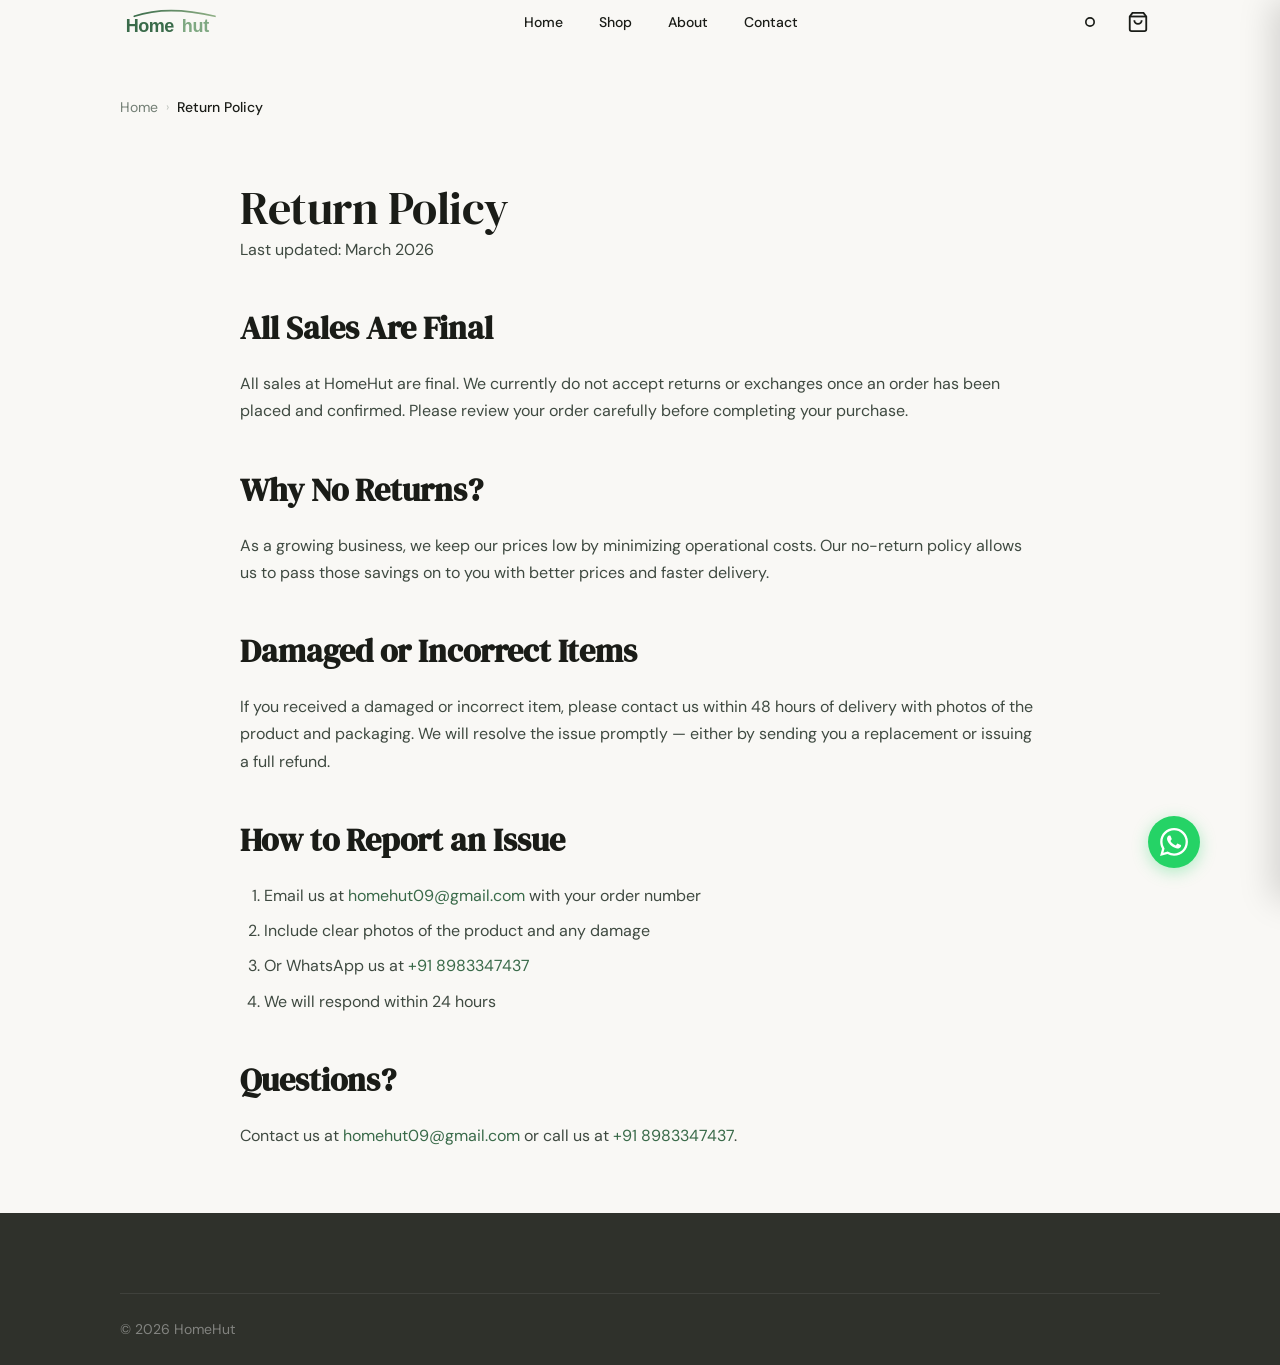
<file: pages/returns.html>
<!DOCTYPE html><html lang="en"><script>!function(){var t=localStorage.getItem('homehut_theme')||'light';document.documentElement.setAttribute('data-theme',t)}();</script><head><meta charset="UTF-8"><meta name="viewport" content="width=device-width, initial-scale=1.0"><title>Returns &amp; Refunds — HomeHut</title><meta name="description" content="All sales at HomeHut are final. We do not accept returns or exchanges. Contact us for damaged or incorrect items."><link rel="icon" type="image/svg+xml" href="../images/favicon.svg"><link rel="preconnect" href="https://fonts.googleapis.com"><link rel="preconnect" href="https://fonts.gstatic.com" crossorigin><link rel="stylesheet" href="../css/design-system.css"><link rel="stylesheet" href="../css/components.css"><link rel="stylesheet" href="../css/pages.css"></head><body><a href="#main-content" class="skip-link">Skip to main content</a><header class="navbar" id="navbar"><div class="container"><div class="navbar__inner"><a href="../index.html" class="navbar__logo" aria-label="HomeHut Home"><img src="../images/logo.svg" alt="HomeHut" class="navbar__logo-img" width="150" height="42"></a><nav class="navbar__nav"><a href="../index.html" class="navbar__link">Home</a><a href="shop.html" class="navbar__link">Shop</a><a href="about.html" class="navbar__link">About</a><a href="contact.html" class="navbar__link">Contact</a></nav><div class="navbar__actions"><button class="theme-toggle" id="theme-toggle" aria-label="Toggle dark mode"><svg class="icon-sun" viewBox="0 0 24 24" fill="none" stroke="currentColor" stroke-width="2"><circle cx="12" cy="12" r="5"/></svg><svg class="icon-moon" viewBox="0 0 24 24" fill="none" stroke="currentColor" stroke-width="2"><path d="M21 12.79A9 9 0 1 1 11.21 3 7 7 0 0 0 21 12.79z"/></svg></button><a href="cart.html" class="navbar__action-btn" aria-label="Cart"><svg viewBox="0 0 24 24" fill="none" stroke="currentColor" stroke-width="2"><path d="M6 2L3 6v14a2 2 0 002 2h14a2 2 0 002-2V6l-3-4z"/><line x1="3" y1="6" x2="21" y2="6"/><path d="M16 10a4 4 0 01-8 0"/></svg><span class="navbar__badge" id="cart-count">0</span></a><button class="navbar__menu-btn" id="mobile-menu-toggle" aria-label="Menu"><svg viewBox="0 0 24 24" fill="none" stroke="currentColor" stroke-width="2" width="24" height="24"><line x1="3" y1="6" x2="21" y2="6"/><line x1="3" y1="12" x2="21" y2="12"/><line x1="3" y1="18" x2="21" y2="18"/></svg></button></div></div></div></header><div class="mobile-menu__overlay" id="mobile-overlay"></div><nav class="mobile-menu" id="mobile-menu"><div class="mobile-menu__header"><img src="../images/logo.svg" alt="HomeHut" class="navbar__logo-img" width="120" height="34"><button class="mobile-menu__close" id="mobile-menu-close" aria-label="Close"><svg viewBox="0 0 24 24" fill="none" stroke="currentColor" stroke-width="2" width="24" height="24"><line x1="18" y1="6" x2="6" y2="18"/><line x1="6" y1="6" x2="18" y2="18"/></svg></button></div><div class="mobile-menu__nav"><a href="../index.html" class="mobile-menu__link">Home</a><a href="shop.html" class="mobile-menu__link">Shop</a><a href="contact.html" class="mobile-menu__link">Contact</a></div></nav><main id="main-content"><div class="container"><nav class="breadcrumbs" aria-label="Breadcrumb"><a href="../index.html" class="breadcrumbs__item">Home</a><span class="breadcrumbs__separator">&rsaquo;</span><span class="breadcrumbs__current">Return Policy</span></nav><div class="policy-content"><h1 class="display-sm">Return Policy</h1><p>Last updated: March 2026</p><h2>All Sales Are Final</h2><p>All sales at HomeHut are final. We currently do not accept returns or exchanges once an order has been placed and confirmed. Please review your order carefully before completing your purchase.</p><h2>Why No Returns?</h2><p>As a growing business, we keep our prices low by minimizing operational costs. Our no-return policy allows us to pass those savings on to you with better prices and faster delivery.</p><h2>Damaged or Incorrect Items</h2><p>If you received a damaged or incorrect item, please contact us within 48 hours of delivery with photos of the product and packaging. We will resolve the issue promptly — either by sending you a replacement or issuing a full refund.</p><h2>How to Report an Issue</h2><ol><li>Email us at <a href="mailto:homehut09@gmail.com">homehut09@gmail.com</a> with your order number</li><li>Include clear photos of the product and any damage</li><li>Or WhatsApp us at <a href="https://wa.me/918983347437">+91 8983347437</a></li><li>We will respond within 24 hours</li></ol><h2>Questions?</h2><p>Contact us at <a href="mailto:homehut09@gmail.com">homehut09@gmail.com</a> or call us at <a href="tel:+918983347437">+91 8983347437</a>.</p></div></div></main><footer class="footer"><div class="container"><div class="footer__bottom"><div class="footer__bottom-inner"><p class="footer__copyright">&copy; 2026 HomeHut</p></div></div></div></footer><div class="toast-container" id="toast-container"></div><script src="../js/data.js"></script><script src="../js/app.js"></script></body></html>
</file>
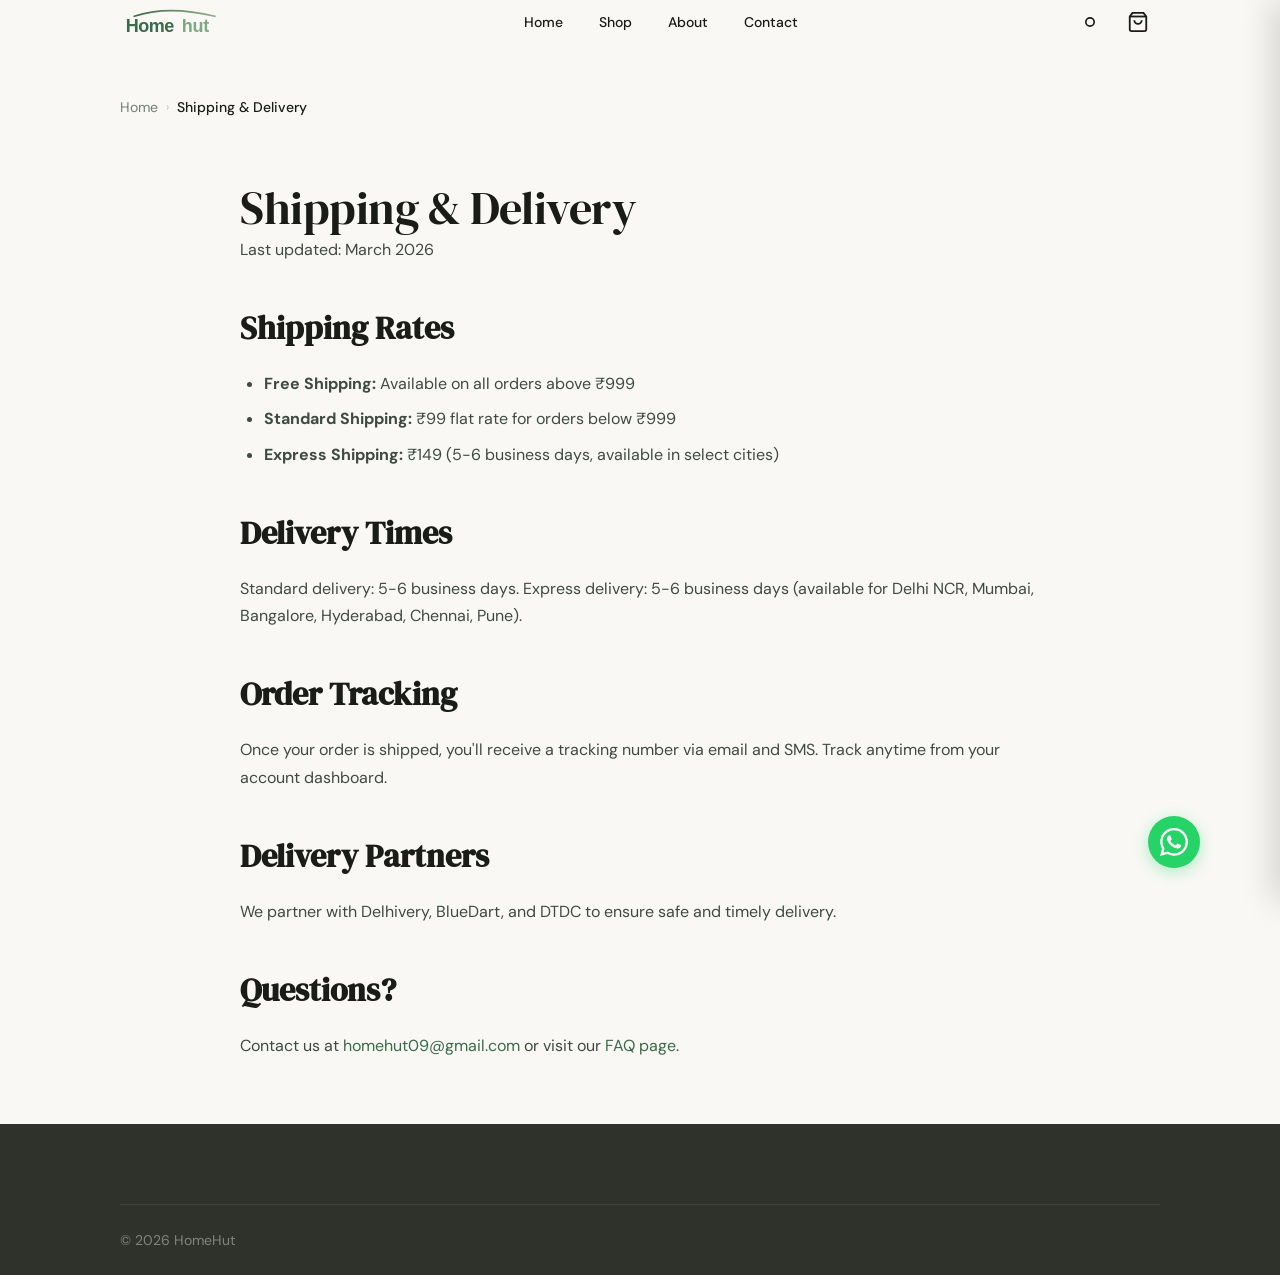
<file: pages/shipping.html>
<!DOCTYPE html><html lang="en"><script>!function(){var t=localStorage.getItem('homehut_theme')||'light';document.documentElement.setAttribute('data-theme',t)}();</script><head><meta charset="UTF-8"><meta name="viewport" content="width=device-width, initial-scale=1.0"><title>Shipping &amp; Delivery — HomeHut</title><meta name="description" content="Free shipping on orders above ₹999. 5-6 business day delivery across India. Secure and tracked."><link rel="icon" type="image/svg+xml" href="../images/favicon.svg"><link rel="preconnect" href="https://fonts.googleapis.com"><link rel="preconnect" href="https://fonts.gstatic.com" crossorigin><link rel="stylesheet" href="../css/design-system.css"><link rel="stylesheet" href="../css/components.css"><link rel="stylesheet" href="../css/pages.css"></head><body><a href="#main-content" class="skip-link">Skip to main content</a><header class="navbar" id="navbar"><div class="container"><div class="navbar__inner"><a href="../index.html" class="navbar__logo" aria-label="HomeHut Home"><img src="../images/logo.svg" alt="HomeHut" class="navbar__logo-img" width="150" height="42"></a><nav class="navbar__nav"><a href="../index.html" class="navbar__link">Home</a><a href="shop.html" class="navbar__link">Shop</a><a href="about.html" class="navbar__link">About</a><a href="contact.html" class="navbar__link">Contact</a></nav><div class="navbar__actions"><button class="theme-toggle" id="theme-toggle" aria-label="Toggle dark mode"><svg class="icon-sun" viewBox="0 0 24 24" fill="none" stroke="currentColor" stroke-width="2"><circle cx="12" cy="12" r="5"/></svg><svg class="icon-moon" viewBox="0 0 24 24" fill="none" stroke="currentColor" stroke-width="2"><path d="M21 12.79A9 9 0 1 1 11.21 3 7 7 0 0 0 21 12.79z"/></svg></button><a href="cart.html" class="navbar__action-btn" aria-label="Cart"><svg viewBox="0 0 24 24" fill="none" stroke="currentColor" stroke-width="2"><path d="M6 2L3 6v14a2 2 0 002 2h14a2 2 0 002-2V6l-3-4z"/><line x1="3" y1="6" x2="21" y2="6"/><path d="M16 10a4 4 0 01-8 0"/></svg><span class="navbar__badge" id="cart-count">0</span></a><button class="navbar__menu-btn" id="mobile-menu-toggle" aria-label="Menu"><svg viewBox="0 0 24 24" fill="none" stroke="currentColor" stroke-width="2" width="24" height="24"><line x1="3" y1="6" x2="21" y2="6"/><line x1="3" y1="12" x2="21" y2="12"/><line x1="3" y1="18" x2="21" y2="18"/></svg></button></div></div></div></header><div class="mobile-menu__overlay" id="mobile-overlay"></div><nav class="mobile-menu" id="mobile-menu"><div class="mobile-menu__header"><img src="../images/logo.svg" alt="HomeHut" class="navbar__logo-img" width="120" height="34"><button class="mobile-menu__close" id="mobile-menu-close" aria-label="Close"><svg viewBox="0 0 24 24" fill="none" stroke="currentColor" stroke-width="2" width="24" height="24"><line x1="18" y1="6" x2="6" y2="18"/><line x1="6" y1="6" x2="18" y2="18"/></svg></button></div><div class="mobile-menu__nav"><a href="../index.html" class="mobile-menu__link">Home</a><a href="shop.html" class="mobile-menu__link">Shop</a><a href="contact.html" class="mobile-menu__link">Contact</a></div></nav><main id="main-content"><div class="container"><nav class="breadcrumbs" aria-label="Breadcrumb"><a href="../index.html" class="breadcrumbs__item">Home</a><span class="breadcrumbs__separator">&rsaquo;</span><span class="breadcrumbs__current">Shipping &amp; Delivery</span></nav><div class="policy-content"><h1 class="display-sm">Shipping &amp; Delivery</h1><p>Last updated: March 2026</p><h2>Shipping Rates</h2><ul><li><strong>Free Shipping:</strong> Available on all orders above ₹999</li><li><strong>Standard Shipping:</strong> ₹99 flat rate for orders below ₹999</li><li><strong>Express Shipping:</strong> ₹149 (5-6 business days, available in select cities)</li></ul><h2>Delivery Times</h2><p>Standard delivery: 5-6 business days. Express delivery: 5-6 business days (available for Delhi NCR, Mumbai, Bangalore, Hyderabad, Chennai, Pune).</p><h2>Order Tracking</h2><p>Once your order is shipped, you'll receive a tracking number via email and SMS. Track anytime from your account dashboard.</p><h2>Delivery Partners</h2><p>We partner with Delhivery, BlueDart, and DTDC to ensure safe and timely delivery.</p><h2>Questions?</h2><p>Contact us at <a href="mailto:homehut09@gmail.com">homehut09@gmail.com</a> or visit our <a href="faq.html">FAQ page</a>.</p></div></div></main><footer class="footer"><div class="container"><div class="footer__bottom"><div class="footer__bottom-inner"><p class="footer__copyright">&copy; 2026 HomeHut</p></div></div></div></footer><div class="toast-container" id="toast-container"></div><script src="../js/data.js"></script><script src="../js/app.js"></script></body></html>
</file>
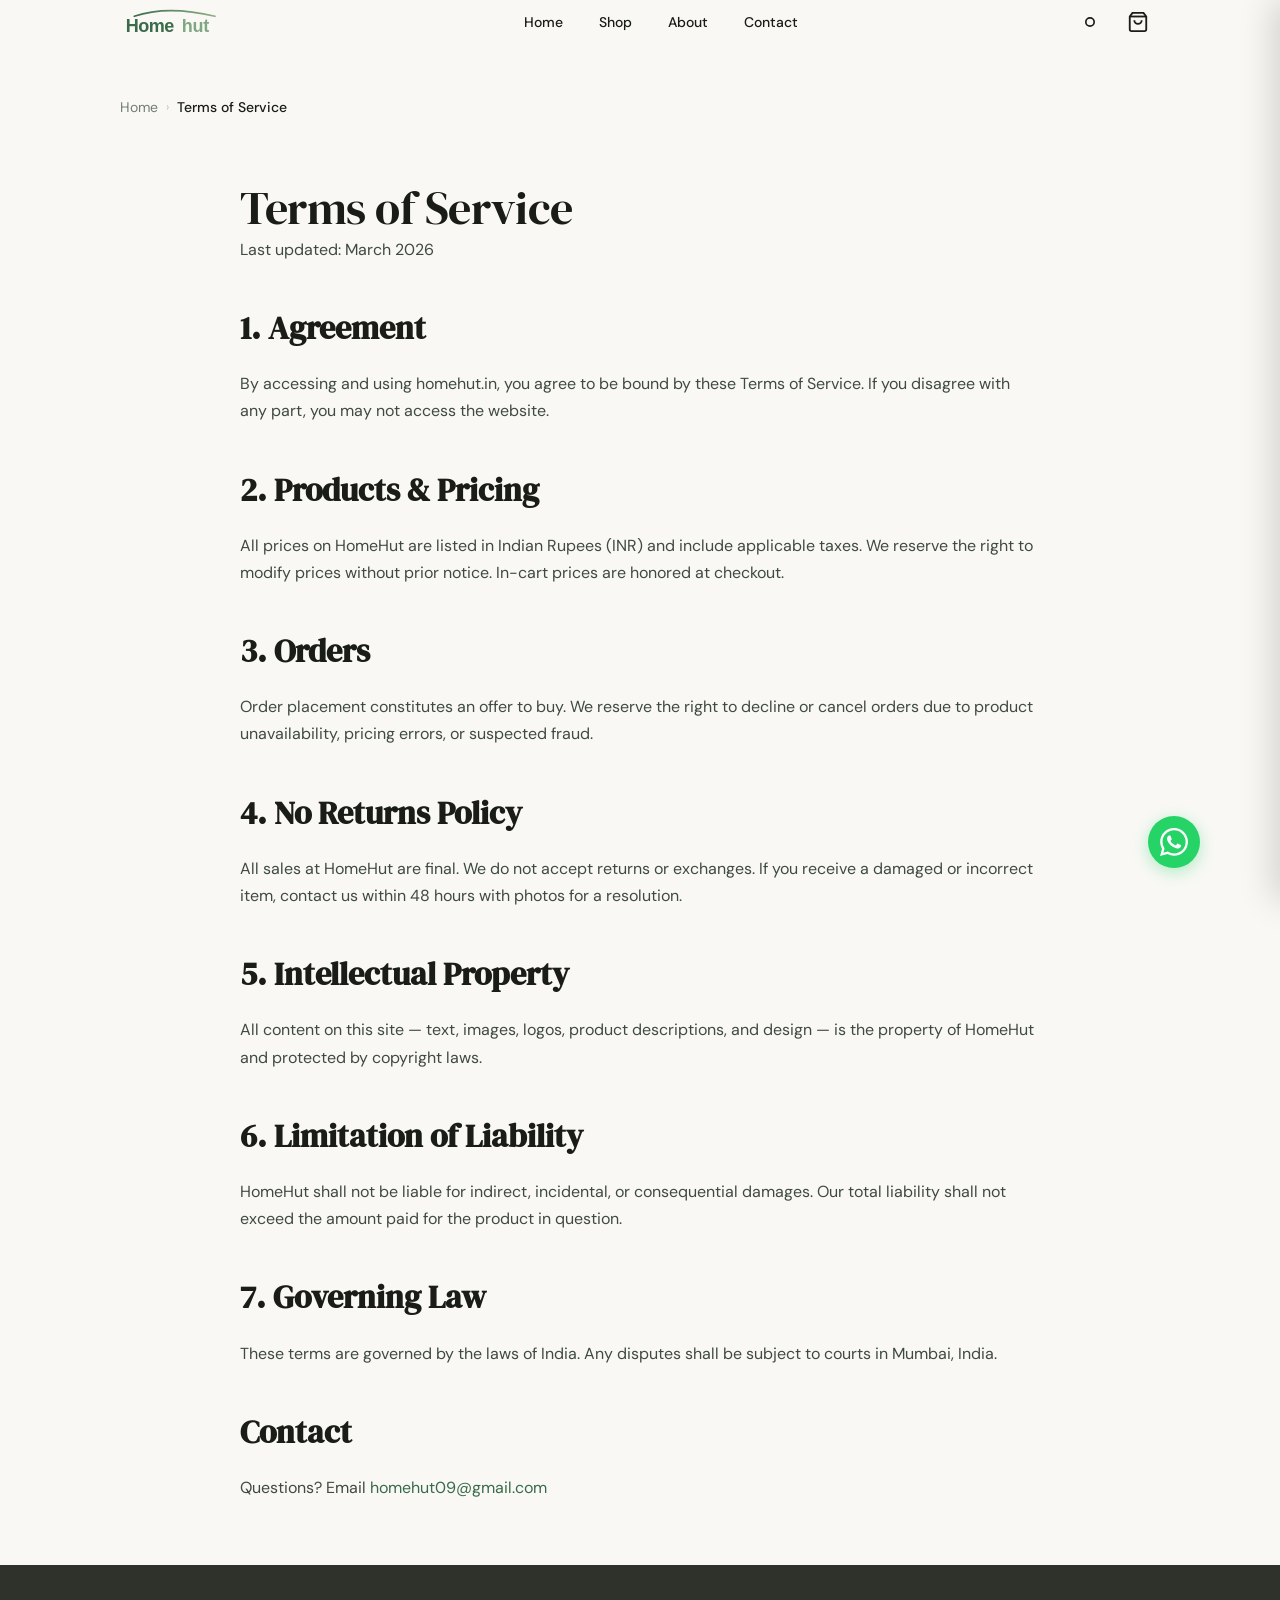
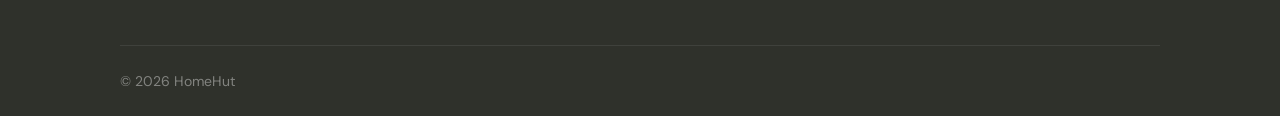
<file: pages/terms.html>
<!DOCTYPE html><html lang="en"><script>!function(){var t=localStorage.getItem('homehut_theme')||'light';document.documentElement.setAttribute('data-theme',t)}();</script><head><meta charset="UTF-8"><meta name="viewport" content="width=device-width, initial-scale=1.0"><title>Terms of Service — HomeHut</title><meta name="description" content="Read our terms of service governing use of homehut.in"><link rel="icon" type="image/svg+xml" href="../images/favicon.svg"><link rel="preconnect" href="https://fonts.googleapis.com"><link rel="preconnect" href="https://fonts.gstatic.com" crossorigin><link rel="stylesheet" href="../css/design-system.css"><link rel="stylesheet" href="../css/components.css"><link rel="stylesheet" href="../css/pages.css"></head><body><a href="#main-content" class="skip-link">Skip to main content</a><header class="navbar" id="navbar"><div class="container"><div class="navbar__inner"><a href="../index.html" class="navbar__logo" aria-label="HomeHut Home"><img src="../images/logo.svg" alt="HomeHut" class="navbar__logo-img" width="150" height="42"></a><nav class="navbar__nav"><a href="../index.html" class="navbar__link">Home</a><a href="shop.html" class="navbar__link">Shop</a><a href="about.html" class="navbar__link">About</a><a href="contact.html" class="navbar__link">Contact</a></nav><div class="navbar__actions"><button class="theme-toggle" id="theme-toggle" aria-label="Toggle dark mode"><svg class="icon-sun" viewBox="0 0 24 24" fill="none" stroke="currentColor" stroke-width="2"><circle cx="12" cy="12" r="5"/></svg><svg class="icon-moon" viewBox="0 0 24 24" fill="none" stroke="currentColor" stroke-width="2"><path d="M21 12.79A9 9 0 1 1 11.21 3 7 7 0 0 0 21 12.79z"/></svg></button><a href="cart.html" class="navbar__action-btn" aria-label="Cart"><svg viewBox="0 0 24 24" fill="none" stroke="currentColor" stroke-width="2"><path d="M6 2L3 6v14a2 2 0 002 2h14a2 2 0 002-2V6l-3-4z"/><line x1="3" y1="6" x2="21" y2="6"/><path d="M16 10a4 4 0 01-8 0"/></svg><span class="navbar__badge" id="cart-count">0</span></a><button class="navbar__menu-btn" id="mobile-menu-toggle" aria-label="Menu"><svg viewBox="0 0 24 24" fill="none" stroke="currentColor" stroke-width="2" width="24" height="24"><line x1="3" y1="6" x2="21" y2="6"/><line x1="3" y1="12" x2="21" y2="12"/><line x1="3" y1="18" x2="21" y2="18"/></svg></button></div></div></div></header><div class="mobile-menu__overlay" id="mobile-overlay"></div><nav class="mobile-menu" id="mobile-menu"><div class="mobile-menu__header"><img src="../images/logo.svg" alt="HomeHut" class="navbar__logo-img" width="120" height="34"><button class="mobile-menu__close" id="mobile-menu-close" aria-label="Close"><svg viewBox="0 0 24 24" fill="none" stroke="currentColor" stroke-width="2" width="24" height="24"><line x1="18" y1="6" x2="6" y2="18"/><line x1="6" y1="6" x2="18" y2="18"/></svg></button></div><div class="mobile-menu__nav"><a href="../index.html" class="mobile-menu__link">Home</a><a href="shop.html" class="mobile-menu__link">Shop</a><a href="contact.html" class="mobile-menu__link">Contact</a></div></nav><main id="main-content"><div class="container"><nav class="breadcrumbs" aria-label="Breadcrumb"><a href="../index.html" class="breadcrumbs__item">Home</a><span class="breadcrumbs__separator">&rsaquo;</span><span class="breadcrumbs__current">Terms of Service</span></nav><div class="policy-content"><h1 class="display-sm">Terms of Service</h1><p>Last updated: March 2026</p><h2>1. Agreement</h2><p>By accessing and using homehut.in, you agree to be bound by these Terms of Service. If you disagree with any part, you may not access the website.</p><h2>2. Products &amp; Pricing</h2><p>All prices on HomeHut are listed in Indian Rupees (INR) and include applicable taxes. We reserve the right to modify prices without prior notice. In-cart prices are honored at checkout.</p><h2>3. Orders</h2><p>Order placement constitutes an offer to buy. We reserve the right to decline or cancel orders due to product unavailability, pricing errors, or suspected fraud.</p><h2>4. No Returns Policy</h2><p>All sales at HomeHut are final. We do not accept returns or exchanges. If you receive a damaged or incorrect item, contact us within 48 hours with photos for a resolution.</p><h2>5. Intellectual Property</h2><p>All content on this site — text, images, logos, product descriptions, and design — is the property of HomeHut and protected by copyright laws.</p><h2>6. Limitation of Liability</h2><p>HomeHut shall not be liable for indirect, incidental, or consequential damages. Our total liability shall not exceed the amount paid for the product in question.</p><h2>7. Governing Law</h2><p>These terms are governed by the laws of India. Any disputes shall be subject to courts in Mumbai, India.</p><h2>Contact</h2><p>Questions? Email <a href="mailto:homehut09@gmail.com">homehut09@gmail.com</a></p></div></div></main><footer class="footer"><div class="container"><div class="footer__bottom"><div class="footer__bottom-inner"><p class="footer__copyright">&copy; 2026 HomeHut</p></div></div></div></footer><div class="toast-container" id="toast-container"></div><script src="../js/data.js"></script><script src="../js/app.js"></script></body></html>
</file>
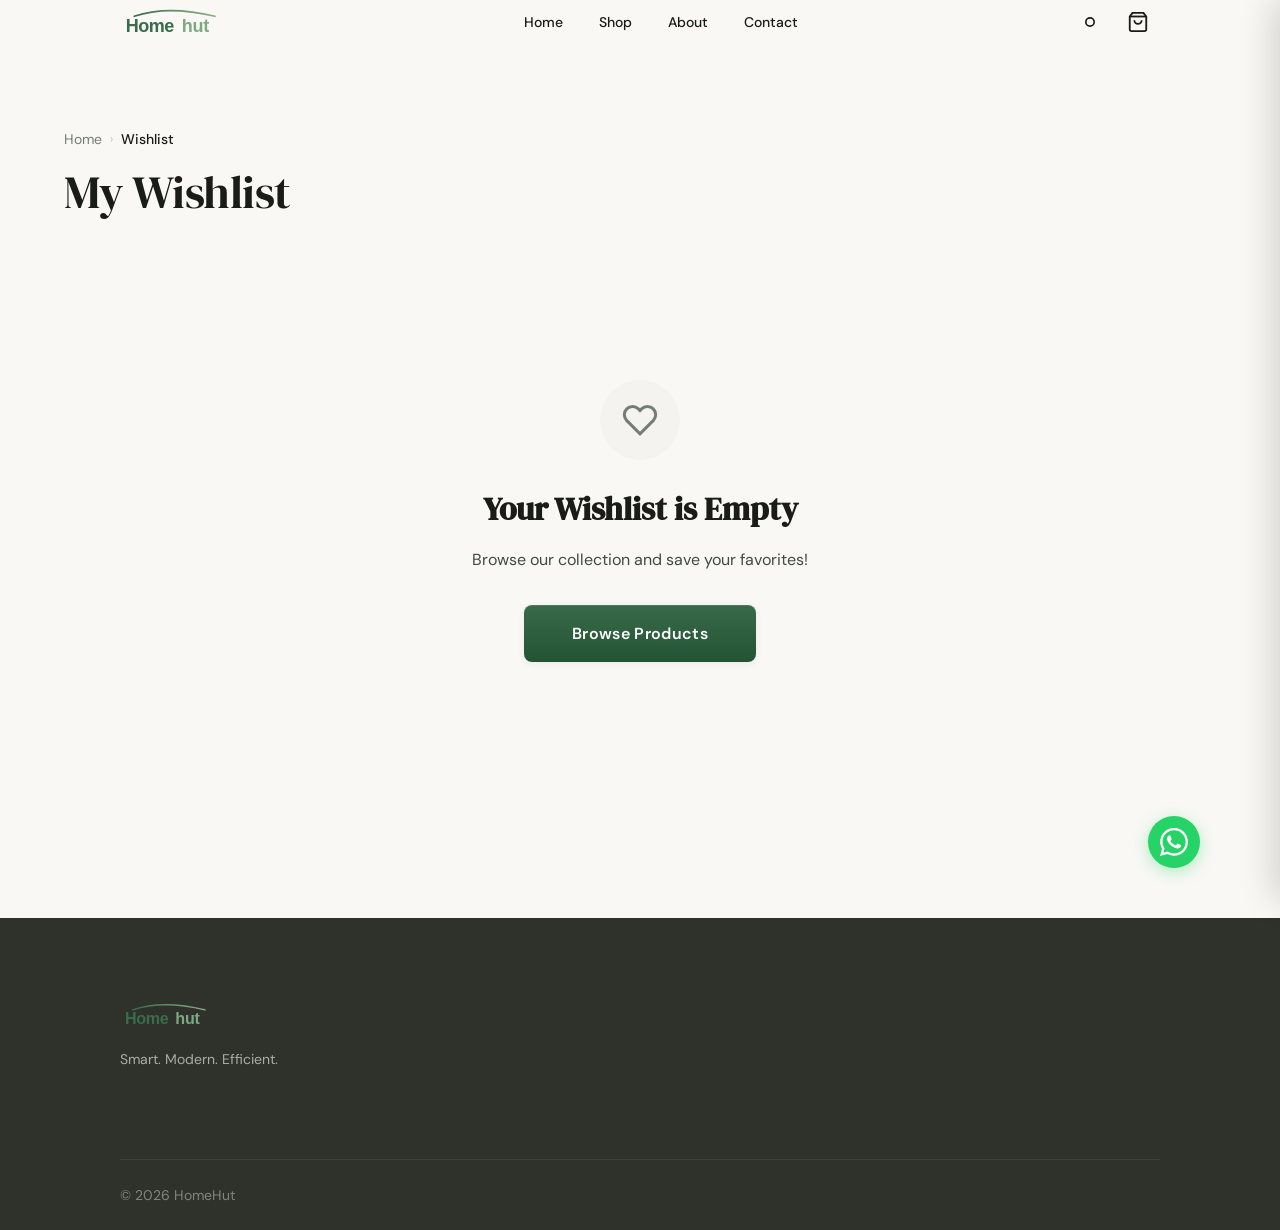
<file: pages/wishlist.html>
<!DOCTYPE html><html lang="en"><script>!function(){var t=localStorage.getItem('homehut_theme')||'light';document.documentElement.setAttribute('data-theme',t)}();</script><head><meta charset="UTF-8"><meta name="viewport" content="width=device-width, initial-scale=1.0"><title>My Wishlist — HomeHut</title><meta name="description" content="Your saved products. Move items to cart or share your wishlist."><link rel="icon" type="image/svg+xml" href="../images/favicon.svg"><link rel="preconnect" href="https://fonts.googleapis.com"><link rel="preconnect" href="https://fonts.gstatic.com" crossorigin><link rel="stylesheet" href="../css/design-system.css"><link rel="stylesheet" href="../css/components.css"><link rel="stylesheet" href="../css/pages.css"></head><body><a href="#main-content" class="skip-link">Skip to main content</a><header class="navbar" id="navbar"><div class="container"><div class="navbar__inner"><a href="../index.html" class="navbar__logo" aria-label="HomeHut Home"><img src="../images/logo.svg" alt="HomeHut" class="navbar__logo-img" width="150" height="42"></a><nav class="navbar__nav"><a href="../index.html" class="navbar__link">Home</a><a href="shop.html" class="navbar__link">Shop</a><a href="about.html" class="navbar__link">About</a><a href="contact.html" class="navbar__link">Contact</a></nav><div class="navbar__actions"><button class="theme-toggle" id="theme-toggle" aria-label="Toggle dark mode"><svg class="icon-sun" viewBox="0 0 24 24" fill="none" stroke="currentColor" stroke-width="2"><circle cx="12" cy="12" r="5"/></svg><svg class="icon-moon" viewBox="0 0 24 24" fill="none" stroke="currentColor" stroke-width="2"><path d="M21 12.79A9 9 0 1 1 11.21 3 7 7 0 0 0 21 12.79z"/></svg></button><a href="cart.html" class="navbar__action-btn" aria-label="Cart"><svg viewBox="0 0 24 24" fill="none" stroke="currentColor" stroke-width="2"><path d="M6 2L3 6v14a2 2 0 002 2h14a2 2 0 002-2V6l-3-4z"/><line x1="3" y1="6" x2="21" y2="6"/><path d="M16 10a4 4 0 01-8 0"/></svg><span class="navbar__badge" id="cart-count">0</span></a><button class="navbar__menu-btn" id="mobile-menu-toggle" aria-label="Menu"><svg viewBox="0 0 24 24" fill="none" stroke="currentColor" stroke-width="2" width="24" height="24"><line x1="3" y1="6" x2="21" y2="6"/><line x1="3" y1="12" x2="21" y2="12"/><line x1="3" y1="18" x2="21" y2="18"/></svg></button></div></div></div></header><div class="mobile-menu__overlay" id="mobile-overlay"></div><nav class="mobile-menu" id="mobile-menu"><div class="mobile-menu__header"><img src="../images/logo.svg" alt="HomeHut" class="navbar__logo-img" width="120" height="34"><button class="mobile-menu__close" id="mobile-menu-close" aria-label="Close"><svg viewBox="0 0 24 24" fill="none" stroke="currentColor" stroke-width="2" width="24" height="24"><line x1="18" y1="6" x2="6" y2="18"/><line x1="6" y1="6" x2="18" y2="18"/></svg></button></div><div class="mobile-menu__nav"><a href="../index.html" class="mobile-menu__link">Home</a><a href="shop.html" class="mobile-menu__link">Shop</a><a href="about.html" class="mobile-menu__link">About</a><a href="contact.html" class="mobile-menu__link">Contact</a></div></nav><main id="main-content"><div class="container" style="padding: var(--space-6) var(--space-5) var(--space-12);"><nav class="breadcrumbs" aria-label="Breadcrumb"><a href="../index.html" class="breadcrumbs__item">Home</a><span class="breadcrumbs__separator">&rsaquo;</span><span class="breadcrumbs__current">Wishlist</span></nav><h1 class="display-sm" style="margin-bottom: var(--space-6);">My Wishlist</h1><div id="wishlist-content"></div></div></main><footer class="footer"><div class="container"><div class="footer__grid"><div class="footer__brand"><div class="footer__logo"><img src="../images/logo.svg" alt="HomeHut" class="footer__logo-img" width="130" height="36"></div><p class="footer__tagline">Smart. Modern. Efficient.</p></div></div><div class="footer__bottom"><div class="footer__bottom-inner"><p class="footer__copyright">&copy; 2026 HomeHut</p></div></div></div></footer><div class="toast-container" id="toast-container"></div><script src="../js/data.js"></script><script src="../js/app.js"></script><script>(function(){const container=document.getElementById('wishlist-content');const items=HomeHutWishlist.getItems();if(items.length===0){container.innerHTML='<div class="cart-empty"><div class="cart-empty__icon"><svg viewBox="0 0 24 24" fill="none" stroke="currentColor" stroke-width="2"><path d="M20.84 4.61a5.5 5.5 0 0 0-7.78 0L12 5.67l-1.06-1.06a5.5 5.5 0 0 0-7.78 7.78l1.06 1.06L12 21.23l7.78-7.78 1.06-1.06a5.5 5.5 0 0 0 0-7.78z"/></svg></div><h2 class="cart-empty__title">Your Wishlist is Empty</h2><p class="cart-empty__text">Browse our collection and save your favorites!</p><a href="shop.html" class="btn btn-primary btn-lg">Browse Products</a></div>';return;}const products=items.map(id=>HOMEHUT.products.find(p=>p.id===id)).filter(Boolean);container.innerHTML='<div class="wishlist-grid">'+products.map(p=>renderProductCard(p)).join('')+'</div>';})();</script></body></html>
</file>
<file: css/design-system.css>
/* ============================================
   HOMEHUT DESIGN SYSTEM
   Smart. Modern. Efficient.
   ============================================ */

@import url('https://fonts.googleapis.com/css2?family=DM+Serif+Display:ital@0;1&family=DM+Sans:ital,opsz,wght@0,9..40,100..1000;1,9..40,100..1000&display=swap');

:root {
  --hue-primary: 140;
  --sat-primary: 30%;
  --primary: hsl(var(--hue-primary), var(--sat-primary), 32%);
  --primary-dark: hsl(var(--hue-primary), 42%, 23%);
  --primary-light: hsl(var(--hue-primary), 18%, 60%);
  --primary-lighter: hsl(var(--hue-primary), 25%, 78%);
  --primary-container: hsl(var(--hue-primary), 30%, 32%);
  --primary-fixed: hsl(var(--hue-primary), 45%, 83%);
  --primary-fixed-dim: hsl(var(--hue-primary), 35%, 72%);
  --primary-rgb: 58, 107, 74;
  --secondary: hsl(110, 22%, 33%);
  --secondary-container: hsl(110, 30%, 83%);
  --tertiary: hsl(0, 1%, 29%);
  --tertiary-container: hsl(0, 1%, 38%);
  --accent: hsl(0, 0%, 17%);
  --accent-warm: hsl(25, 75%, 48%);
  --accent-gold: hsl(42, 78%, 55%);
  --bg-cream: hsl(42, 30%, 95%);
  --surface: hsl(45, 25%, 97%);
  --surface-dim: hsl(42, 8%, 85%);
  --surface-bright: hsl(45, 25%, 97%);
  --surface-container-lowest: hsl(0, 0%, 100%);
  --surface-container-low: hsl(42, 18%, 95%);
  --surface-container: hsl(40, 12%, 93%);
  --surface-container-high: hsl(40, 10%, 91%);
  --surface-container-highest: hsl(40, 8%, 89%);
  --surface-variant: hsl(40, 8%, 89%);
  --on-surface: hsl(80, 10%, 10%);
  --on-surface-variant: hsl(130, 8%, 27%);
  --on-primary: hsl(0, 0%, 100%);
  --on-primary-container: hsl(140, 30%, 81%);
  --on-secondary-container: hsl(120, 20%, 35%);
  --error: hsl(0, 73%, 42%);
  --error-container: hsl(0, 100%, 93%);
  --success: hsl(140, 50%, 40%);
  --warning: hsl(38, 92%, 50%);
  --info: hsl(210, 79%, 46%);
  --outline: hsl(130, 5%, 47%);
  --outline-variant: hsl(100, 5%, 75%);
  --inverse-surface: hsl(80, 6%, 18%);
  --inverse-on-surface: hsl(40, 10%, 94%);
  --inverse-primary: hsl(140, 30%, 72%);
  --footer-bg: hsl(60, 20%, 97%);
  --footer-text: hsl(150, 20%, 15%);
  --footer-link: hsl(135, 30%, 35%);
  --footer-border: hsl(60, 10%, 88%);
  --hero-bar-bg: hsl(0, 0%, 100%);
  --hero-bar-text: hsl(150, 20%, 15%);
  --font-display: 'DM Serif Display', Georgia, 'Times New Roman', serif;
  --font-body: 'DM Sans', -apple-system, BlinkMacSystemFont, 'Segoe UI', sans-serif;
  --text-display-lg: clamp(3rem, 5vw + 1rem, 5rem);
  --text-display-md: clamp(2.5rem, 4vw + 0.75rem, 4rem);
  --text-display-sm: clamp(2rem, 3vw + 0.5rem, 3rem);
  --text-headline-lg: clamp(1.75rem, 2.5vw + 0.5rem, 2.5rem);
  --text-headline-md: clamp(1.5rem, 2vw + 0.5rem, 2rem);
  --text-headline-sm: clamp(1.25rem, 1.5vw + 0.25rem, 1.5rem);
  --text-title-lg: 1.375rem;
  --text-title-md: 1rem;
  --text-title-sm: 0.875rem;
  --text-body-lg: 1.125rem;
  --text-body-md: 1rem;
  --text-body-sm: 0.875rem;
  --text-label-lg: 0.875rem;
  --text-label-md: 0.75rem;
  --text-label-sm: 0.6875rem;
  --weight-light: 300;
  --weight-normal: 400;
  --weight-medium: 500;
  --weight-semibold: 600;
  --weight-bold: 700;
  --space-0: 0;
  --space-1: 0.25rem;
  --space-2: 0.5rem;
  --space-3: 0.75rem;
  --space-4: 1rem;
  --space-5: 1.5rem;
  --space-6: 2rem;
  --space-7: 2.5rem;
  --space-8: 3rem;
  --space-9: 4rem;
  --space-10: 5rem;
  --space-11: 6rem;
  --space-12: 8rem;
  --radius-xs: 4px;
  --radius-sm: 8px;
  --radius-md: 12px;
  --radius-lg: 16px;
  --radius-xl: 20px;
  --radius-2xl: 24px;
  --radius-full: 9999px;
  --shadow-xs: 0 1px 2px rgba(0,0,0,0.04);
  --shadow-sm: 0 2px 8px rgba(0,0,0,0.06);
  --shadow-md: 0 4px 16px rgba(0,0,0,0.08);
  --shadow-lg: 0 8px 32px rgba(0,0,0,0.10);
  --shadow-xl: 0 16px 48px rgba(0,0,0,0.12);
  --shadow-ambient: 0 24px 48px rgba(27,28,24,0.04);
  --shadow-glow-primary: 0 8px 25px rgba(var(--primary-rgb),0.25);
  --shadow-glow-primary-lg: 0 12px 40px rgba(var(--primary-rgb),0.35);
  --ease-out: cubic-bezier(0.4,0,0.2,1);
  --ease-in-out: cubic-bezier(0.4,0,0.6,1);
  --ease-bounce: cubic-bezier(0.34,1.56,0.64,1);
  --duration-fast: 150ms;
  --duration-normal: 300ms;
  --duration-slow: 500ms;
  --container-sm: 640px;
  --container-md: 768px;
  --container-lg: 1024px;
  --container-xl: 1200px;
  --container-2xl: 1400px;
  --navbar-height: 72px;
  --announcement-height: 40px;
  --z-base: 1;
  --z-dropdown: 100;
  --z-sticky: 200;
  --z-navbar: 500;
  --z-modal-backdrop: 900;
  --z-modal: 1000;
  --z-toast: 1100;
  --z-tooltip: 1200;
}

[data-theme="dark"] {
  --surface: hsl(140,12%,8%);
  --surface-dim: hsl(140,8%,6%);
  --surface-bright: hsl(140,10%,12%);
  --surface-container-lowest: hsl(140,10%,5%);
  --surface-container-low: hsl(140,8%,10%);
  --surface-container: hsl(140,8%,13%);
  --surface-container-high: hsl(140,7%,16%);
  --surface-container-highest: hsl(140,6%,19%);
  --surface-variant: hsl(140,6%,19%);
  --bg-cream: hsl(140,12%,8%);
  --on-surface: hsl(40,10%,92%);
  --on-surface-variant: hsl(100,5%,75%);
  --on-primary: hsl(0,0%,100%);
  --primary: hsl(140,30%,65%);
  --primary-dark: hsl(140,35%,55%);
  --primary-container: hsl(140,25%,20%);
  --primary-light: hsl(140,20%,72%);
  --outline: hsl(130,5%,55%);
  --outline-variant: hsl(100,4%,35%);
  --inverse-surface: hsl(40,20%,90%);
  --inverse-on-surface: hsl(80,6%,18%);
  --footer-bg: hsl(150,20%,8%);
  --footer-text: hsl(60,20%,90%);
  --footer-link: hsl(135,30%,65%);
  --footer-border: hsl(150,15%,18%);
  --hero-bar-bg: hsl(150,20%,12%);
  --hero-bar-text: hsl(60,20%,90%);
  --shadow-xs: 0 1px 2px rgba(0,0,0,0.2);
  --shadow-sm: 0 2px 8px rgba(0,0,0,0.3);
  --shadow-md: 0 4px 16px rgba(0,0,0,0.35);
  --shadow-lg: 0 8px 32px rgba(0,0,0,0.4);
  --shadow-xl: 0 16px 48px rgba(0,0,0,0.5);
}

*,*::before,*::after { margin:0; padding:0; box-sizing:border-box; }

html {
  font-size: 16px;
  scroll-behavior: smooth;
  -webkit-text-size-adjust: 100%;
  text-size-adjust: 100%;
}

body {
  font-family: var(--font-body);
  font-size: var(--text-body-md);
  font-weight: var(--weight-normal);
  line-height: 1.6;
  color: var(--on-surface);
  background-color: var(--surface);
  -webkit-font-smoothing: antialiased;
  -moz-osx-font-smoothing: grayscale;
  overflow-x: hidden;
  animation: pageFadeIn 0.25s ease-out both;
}

@keyframes pageFadeIn {
  from { opacity: 0; }
  to   { opacity: 1; }
}

.reveal, .reveal-left, .reveal-right,
.category-card-new, .product-card,
.trust-card, .testimonial-card,
.hero__3d-container, .css-bag {
  will-change: transform, opacity;
}

img, video, svg { max-width: 100%; height: auto; display: block; }
a { color: var(--primary); text-decoration: none; transition: color var(--duration-normal) var(--ease-out); }
a:hover { color: var(--primary-dark); }
button { font-family: var(--font-body); cursor: pointer; border: none; background: none; font-size: inherit; }
input, textarea, select { font-family: var(--font-body); font-size: var(--text-body-md); }
ul, ol { list-style: none; }
:focus-visible { outline: 2px solid var(--primary); outline-offset: 2px; border-radius: var(--radius-xs); }

.skip-link { position: absolute; top: -100%; left: var(--space-4); padding: var(--space-3) var(--space-5); background: var(--primary); color: var(--on-primary); border-radius: var(--radius-sm); z-index: var(--z-tooltip); font-weight: var(--weight-semibold); transition: top var(--duration-normal) var(--ease-out); }
.skip-link:focus { top: var(--space-4); color: var(--on-primary); }

.display-lg { font-family: var(--font-display); font-size: var(--text-display-lg); line-height: 1.08; letter-spacing: -0.02em; font-weight: var(--weight-normal); }
.display-md { font-family: var(--font-display); font-size: var(--text-display-md); line-height: 1.1; letter-spacing: -0.015em; font-weight: var(--weight-normal); }
.display-sm { font-family: var(--font-display); font-size: var(--text-display-sm); line-height: 1.15; letter-spacing: -0.01em; font-weight: var(--weight-normal); }
.headline-lg { font-family: var(--font-display); font-size: var(--text-headline-lg); line-height: 1.2; font-weight: var(--weight-normal); }
.headline-md { font-family: var(--font-display); font-size: var(--text-headline-md); line-height: 1.25; font-weight: var(--weight-normal); }
.headline-sm { font-family: var(--font-display); font-size: var(--text-headline-sm); line-height: 1.3; font-weight: var(--weight-normal); }
.title-lg { font-family: var(--font-body); font-size: var(--text-title-lg); line-height: 1.35; font-weight: var(--weight-semibold); }
.title-md { font-family: var(--font-body); font-size: var(--text-title-md); line-height: 1.4; font-weight: var(--weight-medium); letter-spacing: 0.01em; }
.body-lg { font-size: var(--text-body-lg); line-height: 1.6; }
.body-md { font-size: var(--text-body-md); line-height: 1.6; }
.body-sm { font-size: var(--text-body-sm); line-height: 1.55; }
.label-lg { font-size: var(--text-label-lg); font-weight: var(--weight-medium); letter-spacing: 0.02em; text-transform: uppercase; }
.label-md { font-size: var(--text-label-md); font-weight: var(--weight-medium); letter-spacing: 0.04em; text-transform: uppercase; }
.label-sm { font-size: var(--text-label-sm); font-weight: var(--weight-medium); letter-spacing: 0.05em; text-transform: uppercase; }

.container { width: 100%; max-width: var(--container-xl); margin: 0 auto; padding: 0 var(--space-5); }
.container-wide { max-width: var(--container-2xl); margin: 0 auto; padding: 0 var(--space-5); }
.section { padding: var(--space-11) 0; }
.section-sm { padding: var(--space-9) 0; }
.grid { display: grid; gap: var(--space-5); }
.flex { display: flex; }
.flex-center { display: flex; align-items: center; justify-content: center; }
.flex-between { display: flex; align-items: center; justify-content: space-between; }
.text-center { text-align: center; }
.text-right { text-align: right; }

.glass { background: rgba(255,255,255,0.7); backdrop-filter: blur(20px) saturate(180%); -webkit-backdrop-filter: blur(20px) saturate(180%); border: 1px solid rgba(255,255,255,0.3); }
[data-theme="dark"] .glass { background: rgba(20,30,22,0.75); border: 1px solid rgba(255,255,255,0.08); }
.glass-subtle { background: rgba(255,255,255,0.5); backdrop-filter: blur(12px) saturate(150%); -webkit-backdrop-filter: blur(12px) saturate(150%); }
.liquid-glass { background: linear-gradient(135deg,rgba(255,255,255,0.12),rgba(255,255,255,0.05)); backdrop-filter: blur(24px); -webkit-backdrop-filter: blur(24px); border: 1px solid rgba(255,255,255,0.15); border-radius: var(--radius-2xl); box-shadow: inset 0 1px 0 rgba(255,255,255,0.1), 0 20px 60px rgba(0,0,0,0.08); }
.mesh-gradient { background: radial-gradient(at 20% 80%,hsla(140,40%,45%,0.25) 0%,transparent 50%), radial-gradient(at 80% 20%,hsla(140,30%,65%,0.2) 0%,transparent 50%), radial-gradient(at 50% 50%,hsla(42,30%,93%,0.4) 0%,transparent 50%), var(--surface); }
.mesh-gradient-hero { background: radial-gradient(ellipse at 15% 85%,hsla(140,35%,38%,0.2) 0%,transparent 55%), radial-gradient(ellipse at 85% 15%,hsla(140,25%,60%,0.18) 0%,transparent 50%), radial-gradient(ellipse at 50% 50%,hsla(42,30%,95%,0.5) 0%,transparent 60%), var(--bg-cream); background-size: 200% 200%; animation: meshShift 20s ease infinite; }
.mesh-gradient-hero::before { content: ''; position: absolute; inset: 0; pointer-events: none; z-index: 0; }

@keyframes meshShift { 0%,100% { background-position: 0% 50%; } 25% { background-position: 50% 25%; } 50% { background-position: 100% 50%; } 75% { background-position: 50% 75%; } }
@keyframes fadeInUp { from { opacity:0; transform:translateY(24px); } to { opacity:1; transform:translateY(0); } }
@keyframes fadeInDown { from { opacity:0; transform:translateY(-16px); } to { opacity:1; transform:translateY(0); } }
@keyframes fadeIn { from { opacity:0; } to { opacity:1; } }
@keyframes fadeInLeft { from { opacity:0; transform:translateX(-24px); } to { opacity:1; transform:translateX(0); } }
@keyframes fadeInRight { from { opacity:0; transform:translateX(24px); } to { opacity:1; transform:translateX(0); } }
@keyframes scaleIn { from { opacity:0; transform:scale(0.92); } to { opacity:1; transform:scale(1); } }
@keyframes slideInRight { from { transform:translateX(100%); } to { transform:translateX(0); } }
@keyframes pulse { 0%,100% { opacity:1; } 50% { opacity:0.6; } }
@keyframes ticker { 0% { transform:translateX(0); } 100% { transform:translateX(-50%); } }
@keyframes shimmer { 0% { background-position:-200% 0; } 100% { background-position:200% 0; } }
@keyframes float { 0%,100% { transform:translateY(0); } 50% { transform:translateY(-8px); } }
@keyframes bounceIn { 0% { transform:scale(0.3); opacity:0; } 50% { transform:scale(1.05); } 70% { transform:scale(0.95); } 100% { transform:scale(1); opacity:1; } }
@keyframes breathe { 0%,100% { transform:translateY(0) scale(1); } 50% { transform:translateY(-12px) scale(1.02); } }
@keyframes heroWordReveal { from { opacity:0; transform:translateY(30px) rotateX(-10deg); filter:blur(4px); } to { opacity:1; transform:translateY(0) rotateX(0); filter:blur(0); } }

.reveal { opacity:0; transform:translateY(24px); transition: opacity 0.7s var(--ease-out), transform 0.7s var(--ease-out); }
.reveal.animate-in { opacity:1; transform:translateY(0); }
.reveal-left { opacity:0; transform:translateX(-24px); transition: opacity 0.7s var(--ease-out), transform 0.7s var(--ease-out); }
.reveal-left.animate-in { opacity:1; transform:translateX(0); }
.reveal-right { opacity:0; transform:translateX(24px); transition: opacity 0.7s var(--ease-out), transform 0.7s var(--ease-out); }
.reveal-right.animate-in { opacity:1; transform:translateX(0); }
.stagger-1 { transition-delay: 0.1s; }
.stagger-2 { transition-delay: 0.2s; }
.stagger-3 { transition-delay: 0.3s; }
.stagger-4 { transition-delay: 0.4s; }
.stagger-5 { transition-delay: 0.5s; }
.stagger-6 { transition-delay: 0.6s; }

@media (prefers-reduced-motion: reduce) {
  *,*::before,*::after { animation-duration:0.01ms !important; animation-iteration-count:1 !important; transition-duration:0.01ms !important; scroll-behavior:auto !important; }
  .reveal,.reveal-left,.reveal-right { opacity:1; transform:none; }
  .mesh-gradient-hero { animation:none; }
}

@media (min-width:480px) { .container { padding: 0 var(--space-6); } }
@media (min-width:768px) { :root { --navbar-height: 80px; } .container { padding: 0 var(--space-8); } .section { padding: var(--space-12) 0; } }
@media (min-width:1024px) { .container { padding: 0 var(--space-9); } }
@media (min-width:1280px) { .container { padding: 0 var(--space-10); } }

.visually-hidden { position:absolute; width:1px; height:1px; padding:0; margin:-1px; overflow:hidden; clip:rect(0,0,0,0); white-space:nowrap; border:0; }
.truncate { overflow:hidden; text-overflow:ellipsis; white-space:nowrap; }
.line-clamp-2 { display:-webkit-box; -webkit-line-clamp:2; line-clamp:2; -webkit-box-orient:vertical; overflow:hidden; }
.line-clamp-3 { display:-webkit-box; -webkit-line-clamp:3; line-clamp:3; -webkit-box-orient:vertical; overflow:hidden; }
</file>
<file: css/components.css>
/* ============================================
   HOMEHUT COMPONENT STYLES
   Smart. Modern. Efficient.
   ============================================ */

/* 1. ANNOUNCEMENT BAR */
.announcement-bar { background: var(--primary); color: var(--on-primary); height: var(--announcement-height); display: flex; align-items: center; overflow: hidden; position: relative; z-index: var(--z-navbar); }
.announcement-bar__track { display: flex; animation: ticker 45s linear infinite; white-space: nowrap; }
.announcement-bar__item { display: inline-flex; align-items: center; gap: var(--space-2); padding: 0 var(--space-6); font-size: var(--text-body-sm); font-weight: var(--weight-medium); letter-spacing: 0.02em; }
.announcement-bar__item svg { width: 14px; height: 14px; flex-shrink: 0; }
.announcement-bar__divider { width: 4px; height: 4px; border-radius: 50%; background: rgba(255,255,255,0.4); flex-shrink: 0; }

/* 2. NAVBAR */
.navbar { position: sticky; top: 0; left: 0; right: 0; height: var(--navbar-height); z-index: var(--z-navbar); transition: all var(--duration-normal) var(--ease-out); background: var(--surface); }
.navbar.scrolled { background: rgba(251,249,243,0.8); backdrop-filter: blur(20px) saturate(180%); -webkit-backdrop-filter: blur(20px) saturate(180%); box-shadow: 0 1px 0 rgba(0,0,0,0.05); }
[data-theme="dark"] .navbar.scrolled { background: rgba(20,30,22,0.85); }
.navbar__inner { display: flex; align-items: center; justify-content: space-between; height: 100%; gap: var(--space-6); }
.navbar__logo { flex-shrink: 0; }
.navbar__logo-img { height: 38px; width: auto; display: block; transition: opacity var(--duration-normal) var(--ease-out); }
.navbar__logo-img:hover { opacity: 0.85; }
.footer__logo-img { height: 34px; width: auto; display: block; margin-bottom: var(--space-2); }
.navbar__logo-text { font-family: var(--font-display); font-size: 1.6rem; color: var(--primary); font-weight: var(--weight-normal); letter-spacing: -0.01em; }
.navbar__logo-text span { color: var(--primary-light); }
.navbar__nav { display: none; align-items: center; gap: var(--space-1); }
@media (min-width: 1024px) { .navbar__nav { display: flex; } }
.navbar__link { position: relative; padding: var(--space-2) var(--space-4); font-size: var(--text-body-sm); font-weight: var(--weight-medium); color: var(--on-surface); border-radius: var(--radius-sm); transition: all var(--duration-normal) var(--ease-out); white-space: nowrap; }
.navbar__link::after { content: ''; position: absolute; bottom: 4px; left: 50%; transform: translateX(-50%) scaleX(0); width: 20px; height: 2px; background: var(--primary); border-radius: var(--radius-full); transition: transform var(--duration-normal) var(--ease-out); }
.navbar__link:hover::after, .navbar__link.active::after { transform: translateX(-50%) scaleX(1); }
.navbar__link:hover { color: var(--primary); }
.navbar__search { position: relative; flex: 1; max-width: 420px; display: none; }
@media (min-width: 768px) { .navbar__search { display: block; } }
.navbar__search-input { width: 100%; padding: var(--space-3) var(--space-5); padding-left: var(--space-9); background: var(--surface-container-low); border: 1px solid transparent; border-radius: var(--radius-full); font-size: var(--text-body-sm); color: var(--on-surface); transition: all var(--duration-normal) var(--ease-out); }
.navbar__search-input::placeholder { color: var(--outline); }
.navbar__search-input:focus { outline: none; border-color: var(--primary); background: var(--surface-container-lowest); box-shadow: 0 0 0 3px rgba(var(--primary-rgb),0.1); }
.navbar__search-icon { position: absolute; left: var(--space-4); top: 50%; transform: translateY(-50%); color: var(--outline); width: 18px; height: 18px; }
.navbar__actions { display: flex; align-items: center; gap: var(--space-1); }
.navbar__action-btn { position: relative; display: flex; align-items: center; justify-content: center; width: 44px; height: 44px; border-radius: var(--radius-full); color: var(--on-surface); transition: all var(--duration-normal) var(--ease-out); }
.navbar__action-btn:hover { background: var(--surface-container); color: var(--primary); }
.navbar__action-btn svg { width: 22px; height: 22px; }
.navbar__badge { position: absolute; top: 4px; right: 4px; min-width: 18px; height: 18px; padding: 0 5px; background: var(--primary); color: var(--on-primary); font-size: 10px; font-weight: var(--weight-bold); border-radius: var(--radius-full); display: flex; align-items: center; justify-content: center; line-height: 1; }
.navbar__menu-btn { display: flex; align-items: center; justify-content: center; width: 44px; height: 44px; border-radius: var(--radius-sm); color: var(--on-surface); transition: all var(--duration-normal) var(--ease-out); }
@media (min-width: 1024px) { .navbar__menu-btn { display: none; } }
.navbar__menu-btn:hover { background: var(--surface-container); }

/* Mobile Menu */
.mobile-menu { position: fixed; top: 0; right: 0; width: min(360px,85vw); height: 100vh; background: var(--surface); z-index: var(--z-modal); transform: translateX(100%); transition: transform var(--duration-slow) var(--ease-out); overflow-y: auto; box-shadow: -8px 0 32px rgba(0,0,0,0.15); }
.mobile-menu.open { transform: translateX(0); }
.mobile-menu__overlay { position: fixed; inset: 0; background: rgba(0,0,0,0.4); z-index: var(--z-modal-backdrop); opacity: 0; visibility: hidden; transition: all var(--duration-normal) var(--ease-out); }
.mobile-menu__overlay.open { opacity: 1; visibility: visible; }
.mobile-menu__header { display: flex; align-items: center; justify-content: space-between; padding: var(--space-5); border-bottom: 1px solid var(--surface-container-high); }
.mobile-menu__close { width: 44px; height: 44px; display: flex; align-items: center; justify-content: center; border-radius: var(--radius-full); color: var(--on-surface); transition: background var(--duration-fast) var(--ease-out); }
.mobile-menu__close:hover { background: var(--surface-container); }
.mobile-menu__nav { padding: var(--space-5); }
.mobile-menu__link { display: flex; align-items: center; gap: var(--space-4); padding: var(--space-4) var(--space-3); font-size: var(--text-body-lg); font-weight: var(--weight-medium); color: var(--on-surface); border-radius: var(--radius-md); transition: all var(--duration-fast) var(--ease-out); }
.mobile-menu__link:hover { background: var(--surface-container-low); color: var(--primary); }
.mobile-menu__link svg { width: 22px; height: 22px; color: var(--outline); }

/* 3. BUTTONS */
.btn { display: inline-flex; align-items: center; justify-content: center; gap: var(--space-2); min-height: 48px; padding: var(--space-3) var(--space-6); font-family: var(--font-body); font-size: var(--text-body-sm); font-weight: var(--weight-semibold); letter-spacing: 0.02em; border-radius: var(--radius-sm); transition: all var(--duration-normal) var(--ease-out); position: relative; overflow: hidden; white-space: nowrap; cursor: pointer; }
.btn::after { content: ''; position: absolute; top: 50%; left: 50%; width: 0; height: 0; background: rgba(255,255,255,0.15); border-radius: 50%; transform: translate(-50%,-50%); transition: width 0.6s ease, height 0.6s ease; }
.btn:active::after { width: 300px; height: 300px; }
.btn-primary { background: linear-gradient(180deg,var(--primary),var(--primary-dark)); color: var(--on-primary); box-shadow: inset 0 1px 0 rgba(255,255,255,0.1), var(--shadow-sm); }
.btn-primary:hover { transform: translateY(-2px); box-shadow: inset 0 1px 0 rgba(255,255,255,0.1), var(--shadow-glow-primary); }
.btn-primary:active { transform: translateY(0) scale(0.98); }
.btn-secondary { background: transparent; color: var(--primary); border: 1.5px solid rgba(var(--primary-rgb),0.3); }
.btn-secondary:hover { background: rgba(var(--primary-rgb),0.06); border-color: var(--primary); transform: translateY(-2px); }
.btn-tertiary { background: transparent; color: var(--primary); padding: var(--space-3) var(--space-4); }
.btn-tertiary:hover { background: rgba(var(--primary-rgb),0.06); }
.btn-ghost { background: transparent; color: var(--on-surface); border: 1px solid var(--outline-variant); }
.btn-ghost:hover { background: var(--surface-container); border-color: var(--outline); }
.btn-sm { min-height: 36px; padding: var(--space-2) var(--space-4); font-size: var(--text-label-lg); }
.btn-lg { min-height: 56px; padding: var(--space-4) var(--space-8); font-size: var(--text-body-md); }
.btn-icon { width: 44px; height: 44px; min-height: 44px; padding: 0; border-radius: var(--radius-full); }
.btn-icon svg { width: 20px; height: 20px; }
.btn-full { width: 100%; }
.btn:disabled { opacity: 0.5; cursor: not-allowed; pointer-events: none; }

/* 4. PRODUCT CARDS */
.products-grid { display: grid; grid-template-columns: repeat(auto-fill, minmax(240px,1fr)); gap: var(--space-5); }
.product-card { position: relative; background: var(--surface-container-lowest); border-radius: var(--radius-xl); overflow: hidden; transition: all 0.4s var(--ease-out); }
.product-card:hover { transform: translateY(-6px); box-shadow: var(--shadow-lg); }
.product-card__image-wrapper { position: relative; aspect-ratio: 1; overflow: hidden; background: var(--surface-container-low); }
.product-card__image { width: 100%; height: 100%; object-fit: cover; transition: transform 0.6s var(--ease-out); }
.product-card:hover .product-card__image { transform: scale(1.06); }
.product-card__badges { position: absolute; top: var(--space-3); left: var(--space-3); display: flex; flex-direction: column; gap: var(--space-1); z-index: var(--z-base); }
.product-card__badge { padding: var(--space-1) var(--space-3); border-radius: var(--radius-full); font-size: var(--text-label-sm); font-weight: var(--weight-bold); letter-spacing: 0.04em; text-transform: uppercase; }
.badge-sale { background: var(--error); color: white; }
.badge-new { background: var(--primary); color: var(--on-primary); }
.badge-bestseller { background: var(--accent-gold); color: var(--accent); }
.badge-oos { background: var(--outline); color: white; }
.product-card__wishlist { position: absolute; top: var(--space-3); right: var(--space-3); width: 40px; height: 40px; display: flex; align-items: center; justify-content: center; border-radius: var(--radius-full); background: rgba(255,255,255,0.85); backdrop-filter: blur(8px); color: var(--on-surface-variant); transition: all var(--duration-normal) var(--ease-out); z-index: var(--z-base); cursor: pointer; border: none; }
.product-card__wishlist:hover { background: white; color: var(--error); transform: scale(1.1); }
.product-card__wishlist.active { color: var(--error); }
.product-card__wishlist svg { width: 18px; height: 18px; }
.product-card__quick-actions { position: absolute; bottom: var(--space-4); left: 50%; transform: translateX(-50%) translateY(20px); opacity: 0; transition: all var(--duration-normal) var(--ease-out); z-index: var(--z-base); }
.product-card:hover .product-card__quick-actions { transform: translateX(-50%) translateY(0); opacity: 1; }
.product-card__info { padding: var(--space-4) var(--space-5) var(--space-5); }
.product-card__category { font-size: var(--text-label-md); font-weight: var(--weight-medium); color: var(--primary); letter-spacing: 0.06em; text-transform: uppercase; margin-bottom: var(--space-1); }
.product-card__title { font-family: var(--font-body); font-size: var(--text-body-md); font-weight: var(--weight-medium); color: var(--on-surface); line-height: 1.4; margin-bottom: var(--space-2); }
.product-card__title a { color: inherit; transition: color var(--duration-fast) var(--ease-out); }
.product-card__title a:hover { color: var(--primary); }
.product-card__rating { display: flex; align-items: center; gap: var(--space-2); margin-bottom: var(--space-3); }
.stars { display: flex; gap: 1px; color: var(--accent-gold); }
.stars svg { width: 14px; height: 14px; }
.product-card__rating-count { font-size: var(--text-label-md); color: var(--outline); }
.product-card__price-row { display: flex; align-items: baseline; gap: var(--space-2); margin-bottom: var(--space-4); }
.product-card__price { font-size: var(--text-title-lg); font-weight: var(--weight-bold); color: var(--on-surface); }
.product-card__price-original { font-size: var(--text-body-sm); color: var(--outline); text-decoration: line-through; }
.product-card__savings { font-size: var(--text-label-sm); font-weight: var(--weight-bold); color: var(--success); background: hsla(140,50%,40%,0.1); padding: var(--space-1) var(--space-2); border-radius: var(--radius-xs); }
.product-card__add-to-cart { width: 100%; min-height: 44px; background: var(--surface-container); color: var(--on-surface); border: none; border-radius: var(--radius-sm); font-size: var(--text-body-sm); font-weight: var(--weight-semibold); cursor: pointer; transition: all var(--duration-normal) var(--ease-out); display: flex; align-items: center; justify-content: center; gap: var(--space-2); }
.product-card__add-to-cart:hover { background: var(--primary); color: var(--on-primary); transform: translateY(-1px); box-shadow: var(--shadow-glow-primary); }
.product-card__add-to-cart:disabled { opacity: 0.5; cursor: not-allowed; }
.product-card__add-to-cart:disabled:hover { background: var(--surface-container); color: var(--on-surface); transform: none; box-shadow: none; }
.product-card__add-to-cart svg { width: 16px; height: 16px; }

/* 5. TRUST BADGES */
.trust-grid { display: grid; grid-template-columns: repeat(2,1fr); gap: var(--space-5); }
@media (min-width: 768px) { .trust-grid { grid-template-columns: repeat(4,1fr); } }
.trust-card { display: flex; flex-direction: column; align-items: center; text-align: center; padding: var(--space-6) var(--space-4); background: var(--surface-container-low); border-radius: var(--radius-xl); transition: all 0.4s var(--ease-out); }
.trust-card:hover { transform: translateY(-4px); box-shadow: var(--shadow-md); }
.trust-card__icon { width: 56px; height: 56px; display: flex; align-items: center; justify-content: center; background: var(--primary-fixed); border-radius: var(--radius-full); margin-bottom: var(--space-4); color: var(--primary-dark); }
.trust-card__icon svg { width: 24px; height: 24px; }
.trust-card__title { font-family: var(--font-body); font-size: var(--text-body-sm); font-weight: var(--weight-semibold); color: var(--on-surface); margin-bottom: var(--space-2); }
.trust-card__desc { font-size: var(--text-label-lg); color: var(--outline); line-height: 1.4; }

/* 6. TESTIMONIALS */
.testimonials-grid { display: grid; grid-template-columns: 1fr; gap: var(--space-5); }
@media (min-width: 768px) { .testimonials-grid { grid-template-columns: repeat(2,1fr); } }
@media (min-width: 1024px) { .testimonials-grid { grid-template-columns: repeat(3,1fr); } }
.testimonial-card { padding: var(--space-6); background: var(--surface-container-lowest); border-radius: var(--radius-xl); transition: all 0.4s var(--ease-out); }
.testimonial-card:hover { transform: translateY(-4px); box-shadow: var(--shadow-md); }
.testimonial-card__header { display: flex; align-items: center; justify-content: space-between; margin-bottom: var(--space-4); }
.testimonial-card__rating { display: flex; gap: 2px; color: var(--accent-gold); }
.testimonial-card__rating-num { font-size: var(--text-label-lg); font-weight: var(--weight-bold); color: var(--on-surface); margin-left: var(--space-2); }
.testimonial-card__badge { font-size: var(--text-label-sm); font-weight: var(--weight-semibold); color: var(--primary); background: rgba(var(--primary-rgb),0.08); padding: var(--space-1) var(--space-3); border-radius: var(--radius-full); }
.testimonial-card__text { font-size: var(--text-body-md); line-height: 1.7; color: var(--on-surface); margin-bottom: var(--space-5); font-style: italic; }
.testimonial-card__footer { display: flex; align-items: center; gap: var(--space-3); }
.testimonial-card__avatar-placeholder { width: 44px; height: 44px; border-radius: var(--radius-full); background: linear-gradient(135deg,var(--primary),var(--primary-light)); display: flex; align-items: center; justify-content: center; color: white; font-weight: var(--weight-bold); font-size: var(--text-body-lg); flex-shrink: 0; }
.testimonial-card__name { font-weight: var(--weight-semibold); font-size: var(--text-body-sm); color: var(--on-surface); }
.testimonial-card__location { font-size: var(--text-label-md); color: var(--outline); }
.testimonial-card__date { font-size: var(--text-label-sm); color: var(--outline-variant); margin-top: 2px; }

/* 7. FOOTER */
.footer { background: var(--inverse-surface); color: var(--inverse-on-surface); padding: var(--space-10) 0 0; }
[data-theme="dark"] .footer { background: var(--footer-bg); color: var(--footer-text); border-top: 1px solid var(--footer-border); }
.footer__grid { display: grid; grid-template-columns: 1fr; gap: var(--space-8); padding-bottom: var(--space-9); }
@media (min-width: 640px) { .footer__grid { grid-template-columns: repeat(2,1fr); } }
@media (min-width: 1024px) { .footer__grid { grid-template-columns: 1.5fr 1fr 1fr 1fr; } }
.footer__brand { max-width: 300px; }
.footer__logo { font-family: var(--font-display); font-size: 1.5rem; color: var(--inverse-primary); margin-bottom: var(--space-4); }
[data-theme="dark"] .footer__logo { color: var(--footer-link); }
.footer__tagline { font-size: var(--text-body-sm); color: rgba(255,255,255,0.6); line-height: 1.6; margin-bottom: var(--space-5); }
[data-theme="dark"] .footer__tagline { color: var(--footer-text); opacity: 0.7; }
.footer__social { display: flex; gap: var(--space-2); }
.footer__social-link { width: 40px; height: 40px; display: flex; align-items: center; justify-content: center; border-radius: var(--radius-full); background: rgba(255,255,255,0.08); color: rgba(255,255,255,0.7); transition: all var(--duration-normal) var(--ease-out); }
.footer__social-link:hover { background: var(--primary); color: white; transform: translateY(-2px); }
.footer__social-link svg { width: 18px; height: 18px; }
.footer__heading { font-family: var(--font-body); font-size: var(--text-body-sm); font-weight: var(--weight-bold); text-transform: uppercase; letter-spacing: 0.08em; color: rgba(255,255,255,0.9); margin-bottom: var(--space-5); }
[data-theme="dark"] .footer__heading { color: var(--footer-text); }
.footer__links { display: flex; flex-direction: column; gap: var(--space-3); }
.footer__link { font-size: var(--text-body-sm); color: rgba(255,255,255,0.55); transition: all var(--duration-fast) var(--ease-out); }
[data-theme="dark"] .footer__link { color: var(--footer-link); opacity: 0.7; }
.footer__link:hover { color: var(--inverse-primary); transform: translateX(4px); }
[data-theme="dark"] .footer__link:hover { color: var(--footer-link); opacity: 1; }
.footer__bottom { border-top: 1px solid rgba(255,255,255,0.08); padding: var(--space-5) 0; }
[data-theme="dark"] .footer__bottom { border-top-color: var(--footer-border); }
.footer__bottom-inner { display: flex; flex-direction: column; gap: var(--space-4); align-items: center; }
@media (min-width: 768px) { .footer__bottom-inner { flex-direction: row; justify-content: space-between; } }
.footer__copyright { font-size: var(--text-label-lg); color: rgba(255,255,255,0.4); }
[data-theme="dark"] .footer__copyright { color: var(--footer-text); opacity: 0.5; }

/* 8. BREADCRUMBS */
.breadcrumbs { display: flex; align-items: center; flex-wrap: wrap; gap: var(--space-2); padding: var(--space-4) 0; font-size: var(--text-body-sm); }
.breadcrumbs__item { color: var(--outline); transition: color var(--duration-fast) var(--ease-out); }
.breadcrumbs__item:hover { color: var(--primary); }
.breadcrumbs__separator { color: var(--outline-variant); font-size: var(--text-label-md); }
.breadcrumbs__current { color: var(--on-surface); font-weight: var(--weight-medium); }

/* 9. SECTION HEADERS */
.section-header { text-align: center; margin-bottom: var(--space-8); }
.section-header__label { font-size: var(--text-label-lg); font-weight: var(--weight-semibold); letter-spacing: 0.08em; text-transform: uppercase; color: var(--primary); margin-bottom: var(--space-3); }
.section-header__title { font-family: var(--font-display); font-size: var(--text-headline-lg); color: var(--on-surface); margin-bottom: var(--space-3); }
.section-header__subtitle { font-size: var(--text-body-lg); color: var(--on-surface-variant); max-width: 600px; margin: 0 auto; }

/* 10. FORM INPUTS */
.form-group { margin-bottom: var(--space-5); }
.form-label { display: block; font-size: var(--text-body-sm); font-weight: var(--weight-medium); color: var(--on-surface); margin-bottom: var(--space-2); }
.form-input { width: 100%; padding: var(--space-3) var(--space-4); background: var(--surface-container-lowest); border: 1px solid var(--outline-variant); border-radius: var(--radius-sm); font-size: var(--text-body-md); color: var(--on-surface); transition: all var(--duration-normal) var(--ease-out); min-height: 48px; }
.form-input:focus { outline: none; border-color: var(--primary); box-shadow: 0 0 0 3px rgba(var(--primary-rgb),0.1); }
.form-input::placeholder { color: var(--outline); }
textarea.form-input { resize: vertical; min-height: 120px; }

/* 11. SKELETON */
.skeleton { background: linear-gradient(90deg,var(--surface-container) 25%,var(--surface-container-high) 50%,var(--surface-container) 75%); background-size: 200% 100%; animation: shimmer 1.5s infinite; border-radius: var(--radius-sm); }
.skeleton-text { height: 16px; margin-bottom: var(--space-2); }
.skeleton-title { height: 24px; width: 60%; margin-bottom: var(--space-3); }
.skeleton-image { height: 200px; border-radius: var(--radius-lg); }

/* 12. TOAST */
.toast-container { position: fixed; top: calc(var(--navbar-height) + var(--space-4)); right: var(--space-4); display: flex; flex-direction: column; gap: var(--space-3); z-index: var(--z-toast); pointer-events: none; }
.toast { display: flex; align-items: center; gap: var(--space-3); padding: var(--space-4) var(--space-5); background: var(--inverse-surface); color: var(--inverse-on-surface); border-radius: var(--radius-md); box-shadow: var(--shadow-xl); pointer-events: auto; animation: fadeInRight 0.4s var(--ease-out); max-width: 360px; }
.toast__icon { width: 20px; height: 20px; flex-shrink: 0; }
.toast__message { font-size: var(--text-body-sm); font-weight: var(--weight-medium); }
.toast__close { width: 32px; height: 32px; display: flex; align-items: center; justify-content: center; border-radius: var(--radius-full); color: rgba(255,255,255,0.6); cursor: pointer; transition: all var(--duration-fast) var(--ease-out); margin-left: auto; }
.toast__close:hover { background: rgba(255,255,255,0.1); color: white; }

/* 13. CHIP */
.chip { display: inline-flex; align-items: center; gap: var(--space-2); padding: var(--space-2) var(--space-4); border-radius: var(--radius-full); font-size: var(--text-label-lg); font-weight: var(--weight-medium); cursor: pointer; transition: all var(--duration-fast) var(--ease-out); border: 1px solid var(--outline-variant); background: transparent; color: var(--on-surface); }
.chip:hover { background: var(--surface-container); }
.chip.active { background: var(--secondary-container); color: var(--on-secondary-container); border-color: transparent; }

/* 14. QTY STEPPER */
.qty-stepper { display: inline-flex; align-items: center; background: var(--surface-container-low); border-radius: var(--radius-md); overflow: hidden; box-shadow: 3px 3px 6px rgba(0,0,0,0.08), -3px -3px 6px rgba(255,255,255,0.7); }
.qty-stepper__btn { width: 44px; height: 44px; display: flex; align-items: center; justify-content: center; color: var(--on-surface); font-size: 1.25rem; cursor: pointer; transition: all var(--duration-fast) var(--ease-out); border: none; background: transparent; }
.qty-stepper__btn:hover { background: var(--primary); color: var(--on-primary); }
.qty-stepper__btn:disabled { color: var(--outline-variant); cursor: not-allowed; }
.qty-stepper__value { min-width: 44px; text-align: center; font-size: var(--text-body-md); font-weight: var(--weight-semibold); color: var(--on-surface); }

/* 15. SCROLL TOP */
.scroll-top { position: fixed; bottom: var(--space-6); right: var(--space-6); width: 48px; height: 48px; display: flex; align-items: center; justify-content: center; background: var(--primary); color: var(--on-primary); border: none; border-radius: var(--radius-full); box-shadow: var(--shadow-lg); cursor: pointer; opacity: 0; visibility: hidden; transform: translateY(16px); transition: all var(--duration-normal) var(--ease-out); z-index: var(--z-sticky); }
.scroll-top.visible { opacity: 1; visibility: visible; transform: translateY(0); }
.scroll-top:hover { transform: translateY(-4px); box-shadow: var(--shadow-glow-primary-lg); }
.scroll-top svg { width: 20px; height: 20px; }
@media (max-width: 767px) { .scroll-top { bottom: 80px; right: var(--space-4); } }

/* 16. SOCIAL PROOF */
.social-proof { position: fixed; bottom: var(--space-6); left: var(--space-6); display: flex; align-items: center; gap: var(--space-3); padding: var(--space-3) var(--space-5) var(--space-3) var(--space-3); background: var(--surface-container-lowest); border-radius: var(--radius-lg); box-shadow: var(--shadow-xl); z-index: var(--z-sticky); transform: translateY(120%); transition: transform 0.5s var(--ease-out); max-width: 340px; border: 1px solid var(--outline-variant); }
.social-proof.show { transform: translateY(0); }
@media (max-width: 767px) { .social-proof { bottom: 70px; left: var(--space-3); right: var(--space-3); max-width: none; } }
.social-proof__image { width: 50px; height: 50px; border-radius: var(--radius-md); object-fit: cover; background: var(--surface-container); }
.social-proof__text { font-size: var(--text-body-sm); color: var(--on-surface); line-height: 1.4; }
.social-proof__text strong { color: var(--primary); }
.social-proof__time { font-size: var(--text-label-sm); color: var(--outline); }
.social-proof__close { position: absolute; top: var(--space-1); right: var(--space-1); width: 20px; height: 20px; display: flex; align-items: center; justify-content: center; border-radius: var(--radius-full); font-size: 12px; color: var(--outline); cursor: pointer; border: none; background: none; }

/* 17. SHIPPING PROGRESS */
.shipping-progress { padding: var(--space-4); background: var(--primary-fixed); border-radius: var(--radius-md); margin-bottom: var(--space-5); }
.shipping-progress__text { font-size: var(--text-body-sm); color: var(--primary-dark); margin-bottom: var(--space-2); text-align: center; font-weight: var(--weight-medium); }
.shipping-progress__bar { height: 6px; background: rgba(var(--primary-rgb),0.15); border-radius: var(--radius-full); overflow: hidden; }
.shipping-progress__fill { height: 100%; background: linear-gradient(90deg,var(--primary),var(--primary-light)); border-radius: var(--radius-full); transition: width 0.8s var(--ease-out); }

/* 18. MODAL */
.modal-overlay { position: fixed; inset: 0; background: rgba(0,0,0,0.5); backdrop-filter: blur(4px); z-index: var(--z-modal-backdrop); opacity: 0; visibility: hidden; transition: all var(--duration-normal) var(--ease-out); }
.modal-overlay.active { opacity: 1; visibility: visible; }
.modal { position: fixed; top: 50%; left: 50%; transform: translate(-50%,-50%) scale(0.95); max-width: 520px; width: calc(100% - var(--space-8)); max-height: 90vh; overflow-y: auto; background: var(--surface); border-radius: var(--radius-2xl); box-shadow: var(--shadow-xl); z-index: var(--z-modal); opacity: 0; visibility: hidden; transition: all var(--duration-normal) var(--ease-out); padding: var(--space-7); }
.modal.active { opacity: 1; visibility: visible; transform: translate(-50%,-50%) scale(1); }
.modal__close { position: absolute; top: var(--space-4); right: var(--space-4); width: 40px; height: 40px; display: flex; align-items: center; justify-content: center; border-radius: var(--radius-full); color: var(--on-surface-variant); cursor: pointer; transition: all var(--duration-fast) var(--ease-out); border: none; background: none; font-size: 1.5rem; }
.modal__close:hover { background: var(--surface-container); color: var(--on-surface); }

/* 19. THEME TOGGLE */
.theme-toggle { width: 44px; height: 44px; display: flex; align-items: center; justify-content: center; border-radius: var(--radius-full); color: var(--on-surface); cursor: pointer; transition: all var(--duration-normal) var(--ease-out); border: none; background: none; }
.theme-toggle:hover { background: var(--surface-container); color: var(--primary); }
.theme-toggle svg { width: 20px; height: 20px; }
.theme-toggle .icon-moon { display: none; }
.theme-toggle .icon-sun { display: block; }
[data-theme="dark"] .theme-toggle .icon-moon { display: block; }
[data-theme="dark"] .theme-toggle .icon-sun { display: none; }

/* 20. DARK MODE TOOLTIP */
.darkmode-tooltip { position: fixed; bottom: var(--space-6); right: var(--space-6); display: flex; align-items: center; gap: var(--space-3); padding: var(--space-4) var(--space-5); background: var(--surface-container-lowest); border: 1px solid var(--outline-variant); border-radius: var(--radius-lg); box-shadow: var(--shadow-xl); z-index: var(--z-tooltip); transform: translateY(120%); transition: transform 0.5s var(--ease-bounce); max-width: 320px; cursor: pointer; }
.darkmode-tooltip.show { transform: translateY(0); }
@media (max-width: 767px) { .darkmode-tooltip { bottom: 70px; right: 50%; transform: translateX(50%) translateY(120%); max-width: 280px; } .darkmode-tooltip.show { transform: translateX(50%) translateY(0); } }
.darkmode-tooltip__icon { font-size: 1.5rem; flex-shrink: 0; }
.darkmode-tooltip__text { font-size: var(--text-body-sm); font-weight: var(--weight-medium); color: var(--on-surface); line-height: 1.4; }
.darkmode-tooltip__close { width: 24px; height: 24px; display: flex; align-items: center; justify-content: center; border-radius: var(--radius-full); font-size: 12px; color: var(--outline); cursor: pointer; border: none; background: none; flex-shrink: 0; }

/* 21. WHATSAPP */
.whatsapp-float { position: fixed; bottom: var(--space-6); right: 80px; width: 52px; height: 52px; display: flex; align-items: center; justify-content: center; background: #25D366; color: white; border-radius: var(--radius-full); box-shadow: 0 4px 16px rgba(37,211,102,0.35); z-index: var(--z-sticky); transition: all var(--duration-normal) var(--ease-out); }
.whatsapp-float:hover { transform: translateY(-4px) scale(1.05); box-shadow: 0 8px 25px rgba(37,211,102,0.45); color: white; }
.whatsapp-float svg { width: 28px; height: 28px; }
@media (max-width: 767px) { .whatsapp-float { bottom: 70px; right: var(--space-4); width: 48px; height: 48px; } .whatsapp-float svg { width: 24px; height: 24px; } }

/* 22. SPLASH SCREEN */
.splash-screen { position: fixed; inset: 0; background: var(--surface); z-index: 10000; display: flex; align-items: center; justify-content: center; animation: fadeIn 0.3s ease; }
.splash-screen.fade-out { animation: fadeIn 0.5s ease reverse forwards; }
.splash-screen__content { text-align: center; animation: scaleIn 0.6s var(--ease-out); }
.splash-screen__logo { font-family: var(--font-display); font-size: 3rem; color: var(--primary); margin-bottom: var(--space-3); }
.splash-screen__logo-img { height: 56px; width: auto; display: block; margin: 0 auto var(--space-4); }
.splash-screen__tagline { font-size: var(--text-body-lg); color: var(--on-surface-variant); letter-spacing: 0.05em; }

/* 23. SEARCH DROPDOWN */
.search-dropdown { position: absolute; top: 100%; left: 0; right: 0; margin-top: var(--space-2); background: var(--surface-container-lowest); border: 1px solid var(--outline-variant); border-radius: var(--radius-md); box-shadow: var(--shadow-xl); z-index: var(--z-dropdown); max-height: 400px; overflow-y: auto; }
.search-result { display: flex; align-items: center; gap: var(--space-3); padding: var(--space-3) var(--space-4); transition: background var(--duration-fast) var(--ease-out); color: var(--on-surface); }
.search-result:hover { background: var(--surface-container-low); color: var(--on-surface); }
.search-result img { width: 40px; height: 40px; border-radius: var(--radius-sm); object-fit: cover; }
.search-result__title { font-size: var(--text-body-sm); font-weight: var(--weight-medium); }
.search-result__price { font-size: var(--text-label-md); color: var(--primary); font-weight: var(--weight-semibold); }
.search-result--all { justify-content: center; font-weight: var(--weight-semibold); color: var(--primary); border-top: 1px solid var(--outline-variant); }
.search-result__empty { padding: var(--space-5); text-align: center; color: var(--outline); font-size: var(--text-body-sm); }

/* 24. AUTH PAGES */
.auth-page { max-width: 440px; }
.auth-page__title { font-family: var(--font-display); font-size: var(--text-headline-md); color: var(--on-surface); margin-bottom: var(--space-3); }
.auth-page__subtitle { font-size: var(--text-body-md); color: var(--on-surface-variant); margin-bottom: var(--space-6); }
.auth-page__divider { text-align: center; position: relative; margin: var(--space-5) 0; color: var(--outline); font-size: var(--text-body-sm); }
.auth-page__divider::before, .auth-page__divider::after { content: ''; position: absolute; top: 50%; width: 42%; height: 1px; background: var(--outline-variant); }
.auth-page__divider::before { left: 0; }
.auth-page__divider::after { right: 0; }
.auth-page__switch { font-size: var(--text-body-sm); color: var(--on-surface-variant); text-align: center; margin-top: var(--space-5); }

/* 25. CATEGORY CHIPS */
.category-chips { display: flex; flex-wrap: wrap; gap: var(--space-2); padding: var(--space-5) 0 var(--space-3); }
</file>
<file: css/pages.css>
/* SEARCH DROPDOWN */
.search-dropdown { position: absolute; top: calc(100% + var(--space-2)); left: 0; right: 0; background: var(--surface-container-lowest); border-radius: var(--radius-lg); box-shadow: var(--shadow-xl); overflow: hidden; z-index: var(--z-dropdown); border: 1px solid var(--surface-container-high); }
.search-result { display: flex; align-items: center; gap: var(--space-3); padding: var(--space-3) var(--space-4); color: var(--on-surface); transition: background var(--duration-fast) var(--ease-out); }
.search-result:hover { background: var(--surface-container-low); color: var(--on-surface); }
.search-result img { width: 40px; height: 40px; border-radius: var(--radius-sm); object-fit: cover; }
.search-result__title { font-size: var(--text-body-sm); font-weight: var(--weight-medium); }
.search-result__price { font-size: var(--text-label-lg); color: var(--primary); font-weight: var(--weight-semibold); }
.search-result--all { justify-content: center; font-size: var(--text-body-sm); font-weight: var(--weight-semibold); color: var(--primary); border-top: 1px solid var(--surface-container-high); padding: var(--space-3); }
.search-result__empty { padding: var(--space-5); text-align: center; font-size: var(--text-body-sm); color: var(--outline); }

/* SHOP PAGE */
.shop-layout { display: grid; grid-template-columns: 1fr; gap: var(--space-6); padding: var(--space-6) 0; }
@media (min-width: 1024px) { .shop-layout { grid-template-columns: 260px 1fr; gap: var(--space-8); } }
.filters { display: none; }
@media (min-width: 1024px) { .filters { display: block; position: sticky; top: calc(var(--navbar-height) + var(--space-5)); max-height: calc(100vh - var(--navbar-height) - var(--space-10)); overflow-y: auto; padding-right: var(--space-3); } }
.filters__section { margin-bottom: var(--space-6); padding-bottom: var(--space-6); border-bottom: 1px solid var(--surface-container-high); }
.filters__section:last-child { border-bottom: none; }
.filters__title { font-size: var(--text-body-sm); font-weight: var(--weight-bold); color: var(--on-surface); margin-bottom: var(--space-4); text-transform: uppercase; letter-spacing: 0.06em; }
.filters__checkbox { display: flex; align-items: center; gap: var(--space-3); padding: var(--space-2) 0; cursor: pointer; font-size: var(--text-body-sm); color: var(--on-surface-variant); transition: color var(--duration-fast) var(--ease-out); }
.filters__checkbox:hover { color: var(--on-surface); }
.filters__checkbox input[type="checkbox"] { width: 18px; height: 18px; accent-color: var(--primary); cursor: pointer; }
.filters__checkbox .count { color: var(--outline); font-size: var(--text-label-md); margin-left: auto; }
.filters__range { display: flex; align-items: center; gap: var(--space-2); margin-top: var(--space-3); }
.filters__range-input { width: 100%; accent-color: var(--primary); cursor: pointer; }
.filters__range-values { display: flex; justify-content: space-between; font-size: var(--text-label-md); color: var(--outline); margin-top: var(--space-2); }
.toggle-switch { position: relative; display: inline-flex; align-items: center; gap: var(--space-3); cursor: pointer; }
.toggle-switch input { position: absolute; opacity: 0; width: 0; height: 0; }
.toggle-switch__slider { position: relative; width: 44px; height: 24px; background: var(--outline-variant); border-radius: var(--radius-full); transition: background var(--duration-normal) var(--ease-out); }
.toggle-switch__slider::after { content: ''; position: absolute; top: 3px; left: 3px; width: 18px; height: 18px; background: white; border-radius: 50%; transition: transform var(--duration-normal) var(--ease-out); box-shadow: var(--shadow-sm); }
.toggle-switch input:checked + .toggle-switch__slider { background: var(--primary); }
.toggle-switch input:checked + .toggle-switch__slider::after { transform: translateX(20px); }
.shop-toolbar { display: flex; align-items: center; justify-content: space-between; flex-wrap: wrap; gap: var(--space-3); padding: var(--space-4) 0; border-bottom: 1px solid var(--surface-container-high); margin-bottom: var(--space-5); }
.shop-toolbar__results { font-size: var(--text-body-sm); color: var(--on-surface-variant); }
.shop-toolbar__sort { display: flex; align-items: center; gap: var(--space-3); }
.shop-toolbar__sort select { padding: var(--space-2) var(--space-4); padding-right: var(--space-8); background: var(--surface-container-low); border: 1px solid var(--outline-variant); border-radius: var(--radius-sm); font-size: var(--text-body-sm); color: var(--on-surface); cursor: pointer; appearance: none; background-image: url("data:image/svg+xml,%3Csvg xmlns='http://www.w3.org/2000/svg' width='12' height='12' fill='%23717971' viewBox='0 0 16 16'%3E%3Cpath d='M8 11L3 6h10l-5 5z'/%3E%3C/svg%3E"); background-repeat: no-repeat; background-position: right 12px center; min-height: 40px; }
.shop-toolbar__view { display: flex; gap: var(--space-1); }
.shop-toolbar__view-btn { width: 40px; height: 40px; display: flex; align-items: center; justify-content: center; border-radius: var(--radius-sm); color: var(--outline); transition: all var(--duration-fast) var(--ease-out); border: 1px solid transparent; background: none; }
.shop-toolbar__view-btn.active, .shop-toolbar__view-btn:hover { color: var(--primary); background: var(--surface-container-low); border-color: var(--outline-variant); }
.shop-toolbar__view-btn svg { width: 18px; height: 18px; }
.shop-toolbar__filter-btn { display: flex; align-items: center; gap: var(--space-2); padding: var(--space-2) var(--space-4); background: var(--surface-container-low); border: 1px solid var(--outline-variant); border-radius: var(--radius-sm); font-size: var(--text-body-sm); font-weight: var(--weight-medium); color: var(--on-surface); cursor: pointer; min-height: 40px; }
@media (min-width: 1024px) { .shop-toolbar__filter-btn { display: none; } }
.shop-toolbar__filter-btn svg { width: 16px; height: 16px; }
.shop-products-grid { display: grid; grid-template-columns: repeat(1,1fr); gap: var(--space-5); }
@media (min-width: 480px) { .shop-products-grid { grid-template-columns: repeat(2,1fr); } }
@media (min-width: 1024px) { .shop-products-grid { grid-template-columns: repeat(3,1fr); } }
.category-hero { background: var(--surface-container-low); padding: var(--space-8) 0; text-align: center; }
.category-hero__title { font-family: var(--font-display); font-size: var(--text-display-sm); color: var(--on-surface); margin-bottom: var(--space-3); }
.category-hero__desc { font-size: var(--text-body-lg); color: var(--on-surface-variant); max-width: 600px; margin: 0 auto; }
.category-chips { display: flex; gap: var(--space-2); flex-wrap: wrap; padding: var(--space-4) 0; }
.pagination { display: flex; align-items: center; justify-content: center; gap: var(--space-2); padding: var(--space-8) 0 var(--space-4); }
.pagination__btn { width: 44px; height: 44px; display: flex; align-items: center; justify-content: center; border-radius: var(--radius-sm); font-size: var(--text-body-sm); font-weight: var(--weight-medium); color: var(--on-surface-variant); background: transparent; border: 1px solid var(--outline-variant); cursor: pointer; transition: all var(--duration-fast) var(--ease-out); }
.pagination__btn.active, .pagination__btn:hover { background: var(--primary); color: var(--on-primary); border-color: var(--primary); }
.pagination__btn:disabled { opacity: 0.4; cursor: not-allowed; }
.pagination__btn svg { width: 16px; height: 16px; }

/* PRODUCT DETAIL PAGE */
.pdp-layout { display: grid; grid-template-columns: 1fr; gap: var(--space-8); padding: var(--space-6) 0; }
@media (min-width: 1024px) { .pdp-layout { grid-template-columns: 1fr 1fr; gap: var(--space-10); } }
.pdp-gallery { position: relative; }
.pdp-gallery__main { position: relative; border-radius: var(--radius-2xl); overflow: hidden; background: var(--surface-container-low); aspect-ratio: 1; margin-bottom: var(--space-4); }
.pdp-gallery__main img { width: 100%; height: 100%; object-fit: cover; transition: transform 0.4s var(--ease-out); }
.pdp-gallery__main:hover img { transform: scale(1.05); }
.pdp-gallery__thumbs { display: flex; gap: var(--space-3); }
.pdp-gallery__thumb { width: 72px; height: 72px; border-radius: var(--radius-md); overflow: hidden; cursor: pointer; border: 2px solid transparent; transition: all var(--duration-fast) var(--ease-out); background: var(--surface-container-low); }
.pdp-gallery__thumb.active, .pdp-gallery__thumb:hover { border-color: var(--primary); }
.pdp-gallery__thumb img { width: 100%; height: 100%; object-fit: cover; }
.pdp-info { padding-top: var(--space-4); }
.pdp-info__title { font-family: var(--font-display); font-size: var(--text-headline-lg); color: var(--on-surface); margin-bottom: var(--space-3); }
.pdp-info__rating { display: flex; align-items: center; gap: var(--space-2); margin-bottom: var(--space-5); }
.pdp-info__rating .stars { color: var(--accent-gold); }
.pdp-info__review-link { font-size: var(--text-body-sm); color: var(--primary); text-decoration: underline; text-underline-offset: 3px; }
.pdp-info__sku { font-size: var(--text-label-md); color: var(--outline); }
.pdp-info__price-block { display: flex; align-items: baseline; gap: var(--space-3); margin-bottom: var(--space-2); padding: var(--space-5) 0; border-top: 1px solid var(--surface-container-high); border-bottom: 1px solid var(--surface-container-high); }
.pdp-info__price { font-family: var(--font-display); font-size: var(--text-headline-md); color: var(--on-surface); }
.pdp-info__price-original { font-size: var(--text-body-lg); color: var(--outline); text-decoration: line-through; }
.pdp-info__savings-badge { padding: var(--space-1) var(--space-3); background: hsla(140,50%,40%,0.1); color: var(--success); font-size: var(--text-label-lg); font-weight: var(--weight-bold); border-radius: var(--radius-full); }
.pdp-info__availability { display: flex; align-items: center; gap: var(--space-2); font-size: var(--text-body-sm); font-weight: var(--weight-medium); margin: var(--space-4) 0; }
.pdp-info__availability.in-stock { color: var(--success); }
.pdp-info__availability.low-stock { color: var(--warning); }
.pdp-variants { margin: var(--space-5) 0; }
.pdp-variants__label { font-size: var(--text-body-sm); font-weight: var(--weight-semibold); color: var(--on-surface); margin-bottom: var(--space-3); }
.pdp-variants__options { display: flex; gap: var(--space-2); }
.pdp-variant-swatch { width: 36px; height: 36px; border-radius: var(--radius-full); border: 2px solid transparent; cursor: pointer; transition: all var(--duration-fast) var(--ease-out); position: relative; }
.pdp-variant-swatch.active { border-color: var(--primary); box-shadow: 0 0 0 2px var(--surface), 0 0 0 4px var(--primary); }
.pdp-variant-swatch:hover { transform: scale(1.1); }
.pdp-qty-row { display: flex; align-items: center; gap: var(--space-4); margin: var(--space-5) 0; }
.pdp-ctas { display: flex; gap: var(--space-3); margin-bottom: var(--space-5); }
.pdp-ctas .btn { flex: 1; }
.pdp-actions { display: flex; gap: var(--space-3); margin-bottom: var(--space-6); }
.pdp-accordion { border-top: 1px solid var(--surface-container-high); }
.pdp-accordion__item { border-bottom: 1px solid var(--surface-container-high); }
.pdp-accordion__trigger { display: flex; align-items: center; justify-content: space-between; width: 100%; padding: var(--space-5) 0; background: none; border: none; font-size: var(--text-body-md); font-weight: var(--weight-semibold); color: var(--on-surface); cursor: pointer; transition: color var(--duration-fast) var(--ease-out); text-align: left; }
.pdp-accordion__trigger:hover { color: var(--primary); }
.pdp-accordion__trigger svg { width: 18px; height: 18px; transition: transform var(--duration-normal) var(--ease-out); flex-shrink: 0; }
.pdp-accordion__trigger.active svg { transform: rotate(180deg); }
.pdp-accordion__content { max-height: 0; overflow: hidden; transition: max-height var(--duration-normal) var(--ease-out); }
.pdp-accordion__content-inner { padding-bottom: var(--space-5); font-size: var(--text-body-sm); color: var(--on-surface-variant); line-height: 1.7; }
.pdp-features { display: grid; grid-template-columns: repeat(2,1fr); gap: var(--space-4); margin: var(--space-6) 0; }
@media (min-width: 640px) { .pdp-features { grid-template-columns: repeat(4,1fr); } }
.pdp-feature { display: flex; flex-direction: column; align-items: center; text-align: center; gap: var(--space-2); padding: var(--space-4); background: var(--surface-container-low); border-radius: var(--radius-lg); }
.pdp-feature__icon { width: 40px; height: 40px; display: flex; align-items: center; justify-content: center; background: var(--primary-fixed); border-radius: var(--radius-full); color: var(--primary-dark); }
.pdp-feature__icon svg { width: 18px; height: 18px; }
.pdp-feature__text { font-size: var(--text-label-lg); font-weight: var(--weight-semibold); color: var(--on-surface); }
.pdp-sticky-bar { display: none; position: fixed; bottom: 0; left: 0; right: 0; padding: var(--space-3) var(--space-5); background: var(--surface); backdrop-filter: blur(16px); -webkit-backdrop-filter: blur(16px); box-shadow: 0 -4px 16px rgba(0,0,0,0.1); z-index: var(--z-sticky); align-items: center; justify-content: space-between; gap: var(--space-3); }
@media (max-width: 1023px) { .pdp-sticky-bar { display: flex; } }
.pdp-sticky-bar__price { font-family: var(--font-display); font-size: var(--text-title-lg); color: var(--on-surface); white-space: nowrap; }
.pdp-sticky-bar__btn { flex: 1; }

/* CART PAGE */
.cart-layout { display: grid; grid-template-columns: 1fr; gap: var(--space-6); padding: var(--space-6) 0 var(--space-10); }
@media (min-width: 1024px) { .cart-layout { grid-template-columns: 1fr 380px; gap: var(--space-8); } }
.cart-item { display: flex; gap: var(--space-4); padding: var(--space-5); background: var(--surface-container-lowest); border-radius: var(--radius-xl); transition: all 0.3s var(--ease-out); }
.cart-item + .cart-item { margin-top: var(--space-4); }
.cart-item:hover { box-shadow: var(--shadow-sm); }
.cart-item__image { width: 100px; height: 100px; border-radius: var(--radius-md); object-fit: cover; background: var(--surface-container-low); flex-shrink: 0; }
@media (min-width: 768px) { .cart-item__image { width: 120px; height: 120px; } }
.cart-item__info { flex: 1; display: flex; flex-direction: column; gap: var(--space-2); }
.cart-item__title { font-family: var(--font-body); font-size: var(--text-body-md); font-weight: var(--weight-semibold); color: var(--on-surface); }
.cart-item__variant { font-size: var(--text-label-lg); color: var(--outline); }
.cart-item__price { font-size: var(--text-body-md); font-weight: var(--weight-bold); color: var(--on-surface); }
.cart-item__actions { display: flex; align-items: center; gap: var(--space-4); margin-top: auto; }
.cart-item__remove { font-size: var(--text-label-lg); color: var(--error); cursor: pointer; background: none; border: none; padding: var(--space-1) var(--space-2); border-radius: var(--radius-xs); transition: all var(--duration-fast) var(--ease-out); }
.cart-item__remove:hover { background: var(--error-container); }
.order-summary { position: sticky; top: calc(var(--navbar-height) + var(--space-5)); background: var(--surface-container-lowest); border-radius: var(--radius-2xl); padding: var(--space-6); height: fit-content; }
.order-summary__title { font-family: var(--font-display); font-size: var(--text-headline-sm); color: var(--on-surface); margin-bottom: var(--space-5); }
.order-summary__row { display: flex; justify-content: space-between; padding: var(--space-3) 0; font-size: var(--text-body-sm); color: var(--on-surface-variant); }
.order-summary__row--total { border-top: 2px solid var(--surface-container-high); margin-top: var(--space-3); padding-top: var(--space-4); font-size: var(--text-body-lg); font-weight: var(--weight-bold); color: var(--on-surface); }
.order-summary__discount { display: flex; gap: var(--space-2); margin: var(--space-5) 0; }
.order-summary__discount input { flex: 1; padding: var(--space-3) var(--space-4); border: 1px solid var(--outline-variant); border-radius: var(--radius-sm); font-size: var(--text-body-sm); background: var(--surface); color: var(--on-surface); min-height: 44px; }
.order-summary__discount button { padding: var(--space-3) var(--space-5); background: var(--surface-container); border: 1px solid var(--outline-variant); border-radius: var(--radius-sm); font-size: var(--text-body-sm); font-weight: var(--weight-semibold); color: var(--on-surface); cursor: pointer; transition: all var(--duration-fast) var(--ease-out); min-height: 44px; }
.order-summary__discount button:hover { background: var(--primary); color: var(--on-primary); border-color: var(--primary); }
.cart-empty { text-align: center; padding: var(--space-12) var(--space-5); }
.cart-empty__icon { width: 80px; height: 80px; display: flex; align-items: center; justify-content: center; background: var(--surface-container-low); border-radius: var(--radius-full); margin: 0 auto var(--space-5); color: var(--outline); }
.cart-empty__icon svg { width: 36px; height: 36px; }
.cart-empty__title { font-family: var(--font-display); font-size: var(--text-headline-md); color: var(--on-surface); margin-bottom: var(--space-3); }
.cart-empty__text { color: var(--on-surface-variant); margin-bottom: var(--space-6); }

/* ABOUT PAGE */
.about-hero { position: relative; min-height: 50vh; display: flex; align-items: center; justify-content: center; text-align: center; overflow: hidden; }
.about-hero__bg { position: absolute; inset: 0; background: linear-gradient(180deg,var(--primary-container),var(--primary-dark)); z-index: -1; }
.about-hero__title { font-family: var(--font-display); font-size: var(--text-display-md); color: var(--on-primary); }
.about-hero__subtitle { font-size: var(--text-body-lg); color: rgba(255,255,255,0.8); margin-top: var(--space-3); max-width: 500px; }
.about-values { display: grid; grid-template-columns: repeat(1,1fr); gap: var(--space-5); }
@media (min-width: 640px) { .about-values { grid-template-columns: repeat(2,1fr); } }
@media (min-width: 1024px) { .about-values { grid-template-columns: repeat(4,1fr); } }
.about-value-card { text-align: center; padding: var(--space-6); background: var(--surface-container-low); border-radius: var(--radius-xl); transition: all 0.4s var(--ease-out); }
.about-value-card:hover { transform: translateY(-4px); box-shadow: var(--shadow-md); }
.about-value-card__icon { width: 56px; height: 56px; display: flex; align-items: center; justify-content: center; background: var(--primary-fixed); border-radius: var(--radius-full); margin: 0 auto var(--space-4); color: var(--primary-dark); }
.about-value-card__icon svg { width: 24px; height: 24px; }
.about-value-card__title { font-family: var(--font-display); font-size: var(--text-headline-sm); color: var(--on-surface); margin-bottom: var(--space-2); }
.about-value-card__desc { font-size: var(--text-body-sm); color: var(--on-surface-variant); line-height: 1.6; }
.timeline { position: relative; padding-left: var(--space-8); }
.timeline::before { content: ''; position: absolute; left: var(--space-4); top: 0; bottom: 0; width: 2px; background: var(--outline-variant); }
.timeline__item { position: relative; padding-bottom: var(--space-8); }
.timeline__item::before { content: ''; position: absolute; left: calc(-1 * var(--space-8) + var(--space-4) - 5px); top: 4px; width: 12px; height: 12px; border-radius: 50%; background: var(--primary); border: 2px solid var(--surface); }
.timeline__year { font-size: var(--text-label-lg); font-weight: var(--weight-bold); color: var(--primary); text-transform: uppercase; letter-spacing: 0.06em; margin-bottom: var(--space-2); }
.timeline__title { font-family: var(--font-display); font-size: var(--text-headline-sm); color: var(--on-surface); margin-bottom: var(--space-2); }
.timeline__desc { font-size: var(--text-body-sm); color: var(--on-surface-variant); line-height: 1.6; }

/* CONTACT PAGE */
.contact-layout { display: grid; grid-template-columns: 1fr; gap: var(--space-8); padding: var(--space-8) 0; }
@media (min-width: 1024px) { .contact-layout { grid-template-columns: 1fr 1fr; gap: var(--space-10); } }
.contact-info__item { display: flex; gap: var(--space-4); margin-bottom: var(--space-6); }
.contact-info__icon { width: 48px; height: 48px; display: flex; align-items: center; justify-content: center; background: var(--primary-fixed); border-radius: var(--radius-full); color: var(--primary-dark); flex-shrink: 0; }
.contact-info__icon svg { width: 20px; height: 20px; }
.contact-info__label { font-size: var(--text-body-sm); font-weight: var(--weight-semibold); color: var(--on-surface); margin-bottom: var(--space-1); }
.contact-info__value { font-size: var(--text-body-sm); color: var(--on-surface-variant); }

/* FAQ PAGE */
.faq-section { margin-bottom: var(--space-8); }
.faq-section__title { font-family: var(--font-display); font-size: var(--text-headline-sm); color: var(--on-surface); margin-bottom: var(--space-5); padding-bottom: var(--space-3); border-bottom: 2px solid var(--primary); display: inline-block; }
.faq-item { border-bottom: 1px solid var(--surface-container-high); }
.faq-item__question { display: flex; align-items: center; justify-content: space-between; width: 100%; padding: var(--space-5) 0; background: none; border: none; font-size: var(--text-body-md); font-weight: var(--weight-semibold); color: var(--on-surface); cursor: pointer; text-align: left; gap: var(--space-4); min-height: 48px; }
.faq-item__question:hover { color: var(--primary); }
.faq-item__question svg { width: 18px; height: 18px; flex-shrink: 0; transition: transform var(--duration-normal) var(--ease-out); }
.faq-item__question.active svg { transform: rotate(180deg); }
.faq-item__answer { max-height: 0; overflow: hidden; transition: max-height var(--duration-normal) var(--ease-out); }
.faq-item__answer-inner { padding-bottom: var(--space-5); font-size: var(--text-body-sm); color: var(--on-surface-variant); line-height: 1.7; }

/* 404 PAGE */
.error-page { min-height: 70vh; display: flex; flex-direction: column; align-items: center; justify-content: center; text-align: center; padding: var(--space-10); }
.error-page__code { font-family: var(--font-display); font-size: clamp(6rem,15vw,12rem); color: var(--primary-fixed); line-height: 1; margin-bottom: var(--space-4); }
.error-page__title { font-family: var(--font-display); font-size: var(--text-headline-lg); color: var(--on-surface); margin-bottom: var(--space-3); }
.error-page__text { font-size: var(--text-body-lg); color: var(--on-surface-variant); margin-bottom: var(--space-7); max-width: 400px; }

/* POLICY PAGES */
.policy-content { max-width: 800px; margin: 0 auto; padding: var(--space-8) 0; }
.policy-content h2 { font-family: var(--font-display); font-size: var(--text-headline-md); color: var(--on-surface); margin: var(--space-7) 0 var(--space-4); }
.policy-content h3 { font-family: var(--font-display); font-size: var(--text-headline-sm); color: var(--on-surface); margin: var(--space-6) 0 var(--space-3); }
.policy-content p { margin-bottom: var(--space-4); color: var(--on-surface-variant); line-height: 1.7; }
.policy-content ul, .policy-content ol { margin-bottom: var(--space-4); padding-left: var(--space-5); color: var(--on-surface-variant); line-height: 1.7; }
.policy-content li { list-style: disc; margin-bottom: var(--space-2); }
.policy-content ol li { list-style: decimal; }

/* ACCOUNT PAGE */
.account-tabs { display: flex; gap: var(--space-2); margin-bottom: var(--space-6); overflow-x: auto; padding-bottom: var(--space-2); }
.account-tab { padding: var(--space-3) var(--space-5); border-radius: var(--radius-full); font-size: var(--text-body-sm); font-weight: var(--weight-medium); color: var(--on-surface-variant); background: transparent; border: 1px solid transparent; cursor: pointer; white-space: nowrap; min-height: 44px; transition: all var(--duration-fast) var(--ease-out); }
.account-tab.active, .account-tab:hover { background: var(--primary); color: var(--on-primary); }
.auth-page { max-width: 440px; margin: var(--space-10) auto; padding: var(--space-7); background: var(--surface-container-lowest); border-radius: var(--radius-2xl); box-shadow: var(--shadow-md); }
.auth-page__title { font-family: var(--font-display); font-size: var(--text-headline-md); color: var(--on-surface); text-align: center; margin-bottom: var(--space-2); }
.auth-page__subtitle { font-size: var(--text-body-sm); color: var(--on-surface-variant); text-align: center; margin-bottom: var(--space-6); }
.auth-page__divider { display: flex; align-items: center; gap: var(--space-4); margin: var(--space-5) 0; color: var(--outline); font-size: var(--text-label-lg); }
.auth-page__divider::before, .auth-page__divider::after { content: ''; flex: 1; height: 1px; background: var(--outline-variant); }
.auth-page__switch { text-align: center; margin-top: var(--space-5); font-size: var(--text-body-sm); color: var(--on-surface-variant); }
.auth-page__switch a { color: var(--primary); font-weight: var(--weight-semibold); }

/* WISHLIST */
.wishlist-grid { display: grid; grid-template-columns: repeat(1,1fr); gap: var(--space-5); }
@media (min-width: 640px) { .wishlist-grid { grid-template-columns: repeat(2,1fr); } }
@media (min-width: 1024px) { .wishlist-grid { grid-template-columns: repeat(4,1fr); } }

/* COUNTDOWN */
.countdown { display: inline-flex; gap: var(--space-2); align-items: center; }
.countdown__unit { display: flex; flex-direction: column; align-items: center; padding: var(--space-2) var(--space-3); background: var(--error); color: white; border-radius: var(--radius-sm); min-width: 40px; }
.countdown__value { font-size: var(--text-body-lg); font-weight: var(--weight-bold); line-height: 1; }
.countdown__label { font-size: 8px; text-transform: uppercase; letter-spacing: 0.05em; opacity: 0.8; }
.countdown__separator { font-size: var(--text-body-lg); font-weight: var(--weight-bold); color: var(--on-surface); }
</file>
